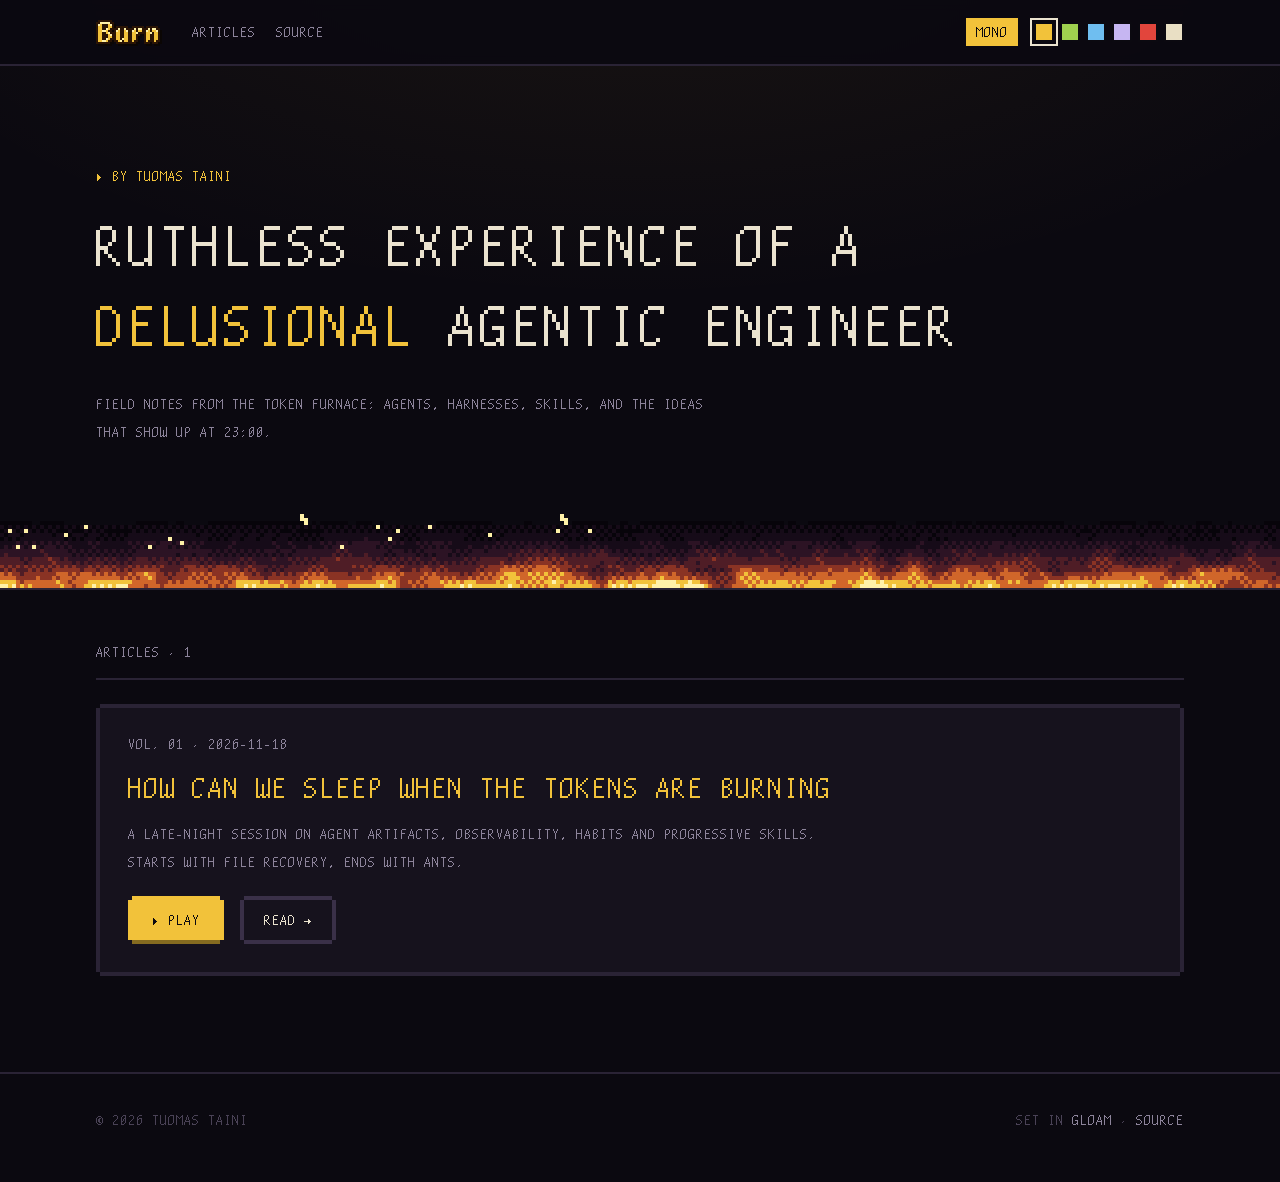
<file: docs/index.html>
<!doctype html>
<html lang="en" data-pal="ember" data-type="mono">
<head>
<meta charset="utf-8">
<meta name="viewport" content="width=device-width,initial-scale=1">
<title>Ruthless experience of a delusional agentic engineer</title>
<meta name="description" content="Field notes on agents, harnesses and skills by Tuomas Taini.">
<meta name="author" content="Tuomas Taini">
<link rel="preload" href="fonts/Gloam-Regular.woff2" as="font" type="font/woff2" crossorigin>
<link rel="preload" href="fonts/GloamBoneMono-Regular.woff2" as="font" type="font/woff2" crossorigin>
<link rel="stylesheet" href="assets/burn.css">
</head>
<body>
<header class="bar"><div class="wrap in">
  <a class="mark lan" href="index.html">Burn</a>
  <nav class="mono"><a href="index.html#articles">Articles</a><a href="https://github.com/taituo/burn">Source</a></nav>
  <div class="tools">
    <button id="type" class="chip mono" aria-pressed="false" title="Toggle uppercase Bone Mono for body text">Mono</button>
    <div class="pals"><button data-p="ember" style="background:#f2c23a" aria-label="ember palette" aria-pressed="false"></button><button data-p="moss" style="background:#9fd14f" aria-label="moss palette" aria-pressed="false"></button><button data-p="frost" style="background:#6fbef0" aria-label="frost palette" aria-pressed="false"></button><button data-p="ghost" style="background:#c6b6f2" aria-label="ghost palette" aria-pressed="false"></button><button data-p="blood" style="background:#e2453c" aria-label="blood palette" aria-pressed="false"></button><button data-p="bone" style="background:#e9dfc4" aria-label="bone palette" aria-pressed="false"></button></div>
  </div>
</div></header>
<main>
<section class="wrap hero">
  <div class="kicker mono">By Tuomas Taini</div>
  <h1 class="mono">Ruthless experience of a <b>delusional</b> agentic engineer</h1>
  <p class="sub">Field notes from the token furnace: agents, harnesses, skills, and the ideas that show up at 23:00.</p>
</section>
<canvas id="fire" class="fire" aria-hidden="true"></canvas>
<section class="wrap" id="articles">
  <div class="list">
    <div class="sect mono">Articles &middot; 1</div>
    <div class="px card">
  <div class="meta mono">Vol. 01 &middot; 2026-11-18</div>
  <h3 class="mono"><a href="posts/how-can-we-sleep-when-the-tokens-are-burning.html">How can we sleep when the tokens are burning</a></h3>
  <p>A late-night session on agent artifacts, observability, habits and progressive skills. Starts with file recovery, ends with ants.</p>
  <div class="acts"><a class="btn mono" href="play/tokens-burning.html">&#x25B6; Play</a><a class="btn ghost mono" href="posts/how-can-we-sleep-when-the-tokens-are-burning.html">Read &rarr;</a></div>
</div>
  </div>
</section>
</main>
<footer><div class="wrap in mono">
  <span>&copy; 2026 Tuomas Taini</span>
  <span>Set in <a href="https://taituo.github.io/gloam/">Gloam</a> &middot; <a href="https://github.com/taituo/burn">Source</a></span>
</div></footer>
<script src="assets/burn.js"></script>
<script src="play/assets/dither.js"></script>
<script src="assets/fire.js"></script>
</body>
</html>
</file>
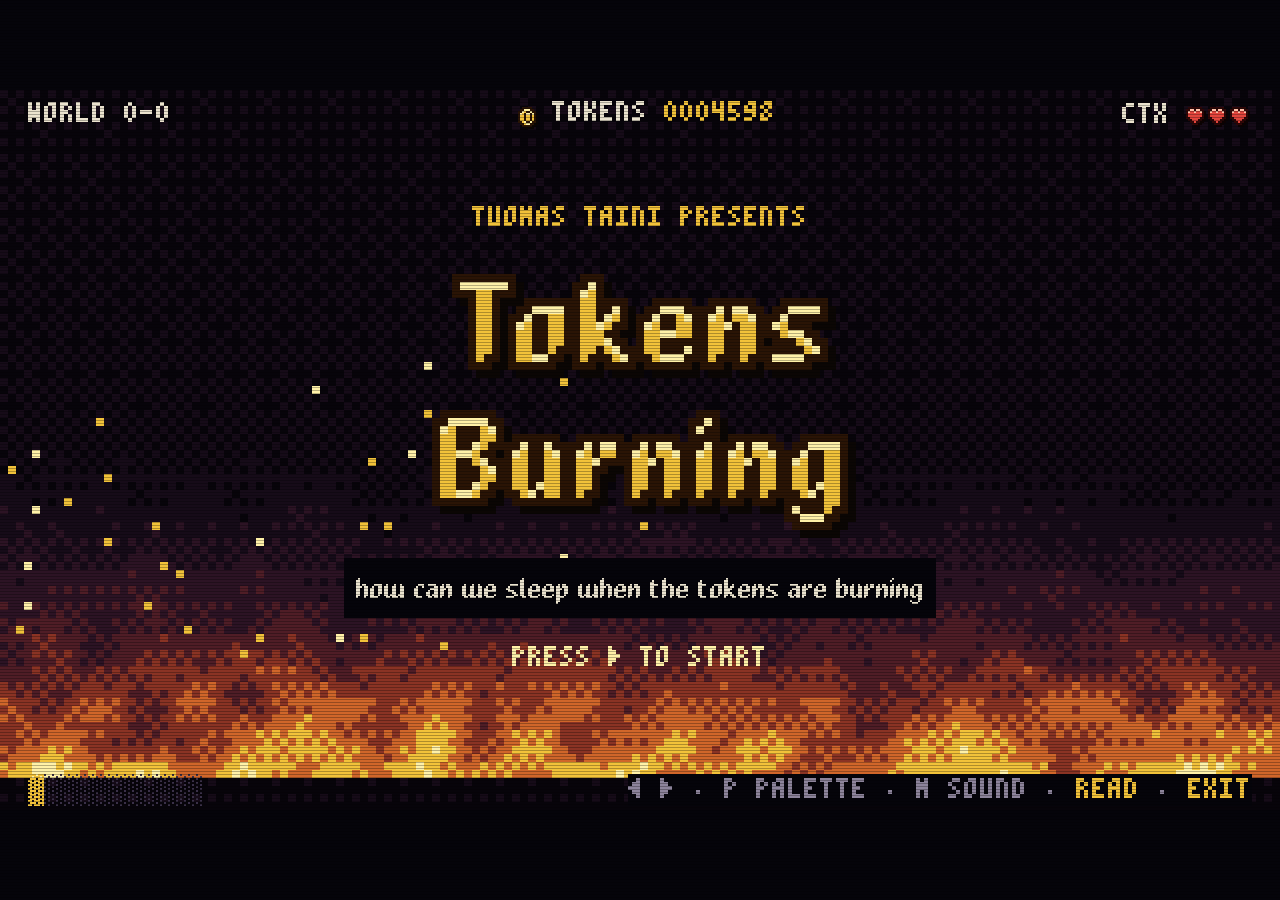
<file: docs/play/tokens-burning.html>
<!DOCTYPE html>
<html lang="en" data-pal="ember">
<head>
<meta charset="utf-8">
<meta name="viewport" content="width=device-width, initial-scale=1">
<title>Tokens Burning: the game · Burn</title>
<meta name="description" content="How can we sleep when the tokens are burning, played as a game. By Tuomas Taini.">
<meta name="author" content="Tuomas Taini">
<link rel="icon" href="data:,">
<link rel="stylesheet" href="assets/gloam.css">
<style>
html,body{height:100%;overflow:hidden;background:#05040a}
#stage{position:fixed;left:0;top:0;--u:2px;overflow:hidden}
#bg{position:absolute;inset:0;width:100%;height:100%}
.sl{position:absolute;inset:0;display:none}
.sl.on{display:block}
.b{position:absolute;left:calc(var(--x)*var(--u));top:calc(var(--y)*var(--u));width:calc(var(--w)*var(--u))}
.p8{font-family:"Gloam Pico";font-size:calc(8*var(--u));line-height:calc(8*var(--u))}
.p16{font-family:"Gloam Pico";font-size:calc(16*var(--u));line-height:calc(16*var(--u))}
.p32{font-family:"Gloam Pico";font-size:calc(32*var(--u));line-height:calc(32*var(--u))}
.m16{font-family:"Gloam Bone Mono";font-size:calc(16*var(--u));line-height:calc(16*var(--u))}
.g16{font-size:calc(16*var(--u));line-height:calc(24*var(--u))}
.g32{font-size:calc(32*var(--u));line-height:calc(40*var(--u))}
.g48{font-size:calc(48*var(--u));line-height:calc(56*var(--u))}
.g64{font-size:calc(64*var(--u));line-height:calc(72*var(--u))}
.g96{font-size:calc(96*var(--u));line-height:calc(96*var(--u))}
.bone{font-family:"Gloam Bone"}.bmono{font-family:"Gloam Bone Mono"}
.ctr{text-align:center}
.ink{color:#ebe3cf}.dim{color:#8d849b}.faint{color:#4a4256}.acc{color:var(--acc)}.hi{color:var(--hi)}.red{color:#e2453c}.grn{color:#9fd14f}
.frag{visibility:hidden}.frag.in{visibility:visible;animation:pop .24s steps(3)}
@keyframes pop{0%{transform:translateY(calc(6*var(--u)))}100%{transform:none}}
.panel{box-shadow:0 0 0 var(--u) var(--acc),0 0 0 calc(2*var(--u)) #05040a;padding:calc(10*var(--u)) calc(12*var(--u))}
.panel.dimb{box-shadow:0 0 0 var(--u) #3a3048,0 0 0 calc(2*var(--u)) #05040a}
.tag{background:#05040a;padding:calc(3*var(--u)) calc(6*var(--u));display:inline-block}
/* HUD */
#hud{position:absolute;left:0;right:0;top:0;height:calc(24*var(--u));display:flex;align-items:center;justify-content:space-between;padding:0 calc(14*var(--u));z-index:5}
#hud .hearts{font-size:calc(16*var(--u));line-height:calc(16*var(--u));letter-spacing:calc(2*var(--u))}
#hud .coin{font-size:calc(16*var(--u));line-height:calc(16*var(--u));vertical-align:calc(-2*var(--u))}
#foot{position:absolute;left:0;right:0;bottom:0;height:calc(20*var(--u));display:flex;align-items:center;justify-content:space-between;padding:0 calc(14*var(--u));z-index:6}
#prog{font-family:"Gloam Bone Mono";font-size:calc(16*var(--u));line-height:calc(16*var(--u));color:var(--acc)}
#prog span{color:#3a3048}
#foot a{color:var(--acc);text-decoration:none;position:relative;z-index:7}
/* parts */
.enemy{display:flex;gap:calc(10*var(--u));align-items:baseline;margin-bottom:calc(10*var(--u))}
.enemy .ic{font-family:"Gloam Lantern";color:#e2453c;flex:none}
.loot{display:grid;grid-template-columns:calc(18*var(--u)) 1fr auto;align-items:baseline;margin-bottom:calc(8*var(--u))}
.cards{display:grid;grid-template-columns:repeat(4,calc(84*var(--u)));gap:calc(8*var(--u))}
.card{height:calc(64*var(--u));padding:calc(8*var(--u));box-shadow:0 0 0 var(--u) #3a3048;cursor:pointer;text-align:center}
.card.sel{box-shadow:0 0 0 var(--u) var(--acc),0 0 0 calc(2*var(--u)) #05040a}
.card .s{font-size:calc(32*var(--u));line-height:calc(32*var(--u))}
.stat{display:grid;grid-template-columns:calc(64*var(--u)) 1fr;align-items:center;margin-bottom:calc(6*var(--u))}
.stat i{display:block;height:calc(8*var(--u))}
.hp{height:calc(10*var(--u));box-shadow:0 0 0 var(--u) #ebe3cf;position:relative}
.hp i{position:absolute;inset:0 auto 0 0;width:100%;transition:width .4s steps(8)}
.boss .sprite{transition:filter .3s steps(3)}
.bubble{position:relative;padding:calc(12*var(--u)) calc(14*var(--u));background:#ebe3cf;color:#1a1420}
.bubble::after{content:"";position:absolute;left:calc(-8*var(--u));top:calc(18*var(--u));border:calc(4*var(--u)) solid transparent;border-right-color:#ebe3cf;border-top-color:#ebe3cf}
.var{display:grid;grid-template-columns:calc(34*var(--u)) 1fr auto;align-items:baseline;margin-bottom:calc(8*var(--u))}
.meter{height:calc(10*var(--u));position:relative;box-shadow:0 0 0 var(--u) #3a3048}
.meter i{position:absolute;inset:0 auto 0 0;width:0;transition:width .6s steps(12)}
.agent .row{display:grid;grid-template-columns:calc(78*var(--u)) 1fr calc(28*var(--u));align-items:center;margin-top:calc(6*var(--u));gap:calc(6*var(--u))}
.agent .bar{height:calc(8*var(--u));width:0;transition:width .7s steps(14)}
#tap{position:fixed;inset:0;z-index:4}
</style>
</head>
<body class="crt">
<div id="stage">
  <canvas id="bg"></canvas>
  <div id="hud">
    <span class="p16 ink" id="world">WORLD 1-1</span>
    <span class="p16 ink"><span class="lan coin">&#xE002;</span> TOKENS <span class="acc" id="tok">0000000</span></span>
    <span><span class="p16 ink">CTX </span><span class="hearts lan p-blood" data-pal="blood"><span class="lan" id="hearts">♥♥♥</span></span></span>
  </div>

  <!-- 1 TITLE -->
  <section class="sl" data-bg="fire" data-w="WORLD 0-0">
    <div class="b ctr p16 acc" style="--x:0;--y:56;--w:640">TUOMAS TAINI PRESENTS</div>
    <div class="b ctr lan g64" style="--x:0;--y:80;--w:640">Tokens</div>
    <div class="b ctr lan g64" style="--x:0;--y:148;--w:640">Burning</div>
    <div class="b ctr" style="--x:0;--y:234;--w:640"><span class="g16 ink tag">how can we sleep when the tokens are burning</span></div>
    <div class="b ctr p16 hi blink" style="--x:0;--y:276;--w:640">PRESS &#x25B6; TO START</div>
  </section>

  <!-- 2 PROBLEM -->
  <section class="sl" data-bg="night" data-w="WORLD 1-1">
    <div class="b p16 acc" style="--x:56;--y:52;--w:520">STAGE: THE PROBLEM</div>
    <div class="b g32 ink" style="--x:56;--y:70;--w:540">Your agent has amnesia.</div>
    <div class="b" style="--x:56;--y:122;--w:540">
      <div class="enemy frag"><span class="ic g32">☠</span><div><div class="g16 ink">Forgets</div><div class="bone g16 dim">Every session starts from zero.</div></div></div>
      <div class="enemy frag"><span class="ic g32">☠</span><div><div class="g16 ink">Repeats</div><div class="bone g16 dim">The same mistake, a hundred times.</div></div></div>
      <div class="enemy frag"><span class="ic g32">☠</span><div><div class="g16 ink">Believes itself</div><div class="bone g16 dim">"I saved the file." It didn't.</div></div></div>
    </div>
  </section>

  <!-- 3 RULE -->
  <section class="sl" data-bg="cave" data-w="WORLD 1-2">
    <div class="b p16 acc" style="--x:56;--y:52;--w:520">STAGE: THE RULE</div>
    <div class="b ctr lan g96" style="--x:40;--y:110;--w:140">&#xE005;</div>
    <div class="b" style="--x:210;--y:84;--w:390">
      <div class="lan g48">Don't remember.</div>
      <div class="lan g48">Look.</div>
      <div class="bone g16 ink frag" style="margin-top:calc(16*var(--u))">The agent's reasoning is not the record of what happened. The environment is.</div>
      <div class="p16 acc frag" style="margin-top:calc(14*var(--u))">3 RECORDS: INFERENCE &middot; EXECUTION &middot; ARTIFACTS</div>
      <div class="bone g16 dim frag" style="margin-top:calc(8*var(--u))">None of them replaces the others.</div>
    </div>
  </section>

  <!-- 4 LOOT -->
  <section class="sl" data-bg="void" data-w="WORLD 2-1">
    <div class="b p16 acc" style="--x:40;--y:44;--w:560">STAGE: LOOT YOU DIDN'T KNOW YOU DROPPED</div>
    <div class="b panel dimb" style="--x:40;--y:74;--w:220">
      <div class="p8 dim">THE TOOL SAID</div>
      <div class="g32 ink" style="margin-top:calc(10*var(--u))">"success"</div>
      <div class="bone g16 dim" style="margin-top:calc(8*var(--u))">That's all the agent saw.</div>
    </div>
    <div class="b panel" style="--x:290;--y:74;--w:310">
      <div class="p8 acc" style="margin-bottom:calc(10*var(--u))">THE DISK SAYS</div>
      <div class="loot"><span class="lan g16">&#x2726;</span><span class="bmono g16 ink">report.pdf</span><span class="p8 dim">EXPECTED</span></div>
      <div class="loot frag"><span class="lan g16">&#x2726;</span><span class="bmono g16 ink">analysis.csv</span><span class="p8 hi">NEW ITEM</span></div>
      <div class="loot frag"><span class="lan g16">&#x2726;</span><span class="bmono g16 ink">metadata.json</span><span class="p8 hi">NEW ITEM</span></div>
      <div class="loot frag"><span class="lan g16">&#x2726;</span><span class="bmono g16 ink">cache/model.pkl</span><span class="p8 hi">NEW ITEM</span></div>
    </div>
    <div class="b frag" style="--x:40;--y:258;--w:560"><span class="g16 ink tag">An observability layer outside the model records the consequences.</span></div>
    <div class="b frag" style="--x:40;--y:290;--w:560"><span class="p16 acc tag">THE TRANSCRIPT EXPLAINS. OBSERVABILITY REMEMBERS.</span></div>
  </section>

  <!-- 5 SWARM -->
  <section class="sl" data-bg="swarm" data-w="WORLD 2-2">
    <div class="b p16 acc" style="--x:40;--y:40;--w:560"><span class="tag">STAGE: THE SWARM</span></div>
    <div class="b p16 dim" style="--x:40;--y:66;--w:240"><span class="tag">NO TRACES</span></div>
    <div class="b p16 dim" style="--x:340;--y:66;--w:240"><span class="tag">TRACES</span></div>
    <div class="b lan g32" style="--x:224;--y:76;--w:40">★</div>
    <div class="b lan g32" style="--x:576;--y:62;--w:40">★</div>
    <div class="b frag" style="--x:40;--y:286;--w:260"><span class="g16 ink tag">100 idiots.</span></div>
    <div class="b frag" style="--x:470;--y:286;--w:140"><span class="g16 hi tag">A colony.</span></div>
    <div class="b frag ctr" style="--x:40;--y:316;--w:560"><span class="p16 acc tag">STIGMERGY: THE MEMORY LIVES IN THE ENVIRONMENT</span></div>
  </section>

  <!-- 6 LAYERS -->
  <section class="sl" data-bg="void" data-w="WORLD 3-1">
    <div class="b p16 acc" style="--x:40;--y:44;--w:560">CHOOSE YOUR LAYER</div>
    <div class="b bone g16 dim" style="--x:40;--y:62;--w:560">Same skill name, different parts, different rules for change.</div>
    <div class="b cards" style="--x:40;--y:100;--w:360" id="cards"></div>
    <div class="b panel dimb" style="--x:418;--y:100;--w:182" id="lstats"></div>
  </section>

  <!-- 7 OVERLOAD -->
  <section class="sl" data-bg="night" data-w="WORLD 3-2">
    <div class="b p16 acc" style="--x:40;--y:44;--w:560">STAGE: PROGRESSIVE OVERLOAD</div>
    <div class="b ctr lan g64" style="--x:40;--y:78;--w:60">&#xE004;</div>
    <div class="b" style="--x:118;--y:74;--w:320"><div class="bubble"><div class="g16">"The fix was good. Not reliable enough."</div></div></div>
    <div class="b" style="--x:470;--y:80;--w:130"><div class="p8 dim">PRESSURE</div><div class="meter" style="margin-top:calc(6*var(--u))"><i id="press"></i></div></div>
    <div class="b panel dimb" style="--x:40;--y:152;--w:400" id="vars">
      <div class="var frag"><span class="p16 dim">v1</span><span class="bone g16 ink">wraps it in 12 retries</span><span class="p16 red">&#x2717; JUNK</span></div>
      <div class="var frag"><span class="p16 dim">v2</span><span class="bone g16 ink">loosens the asserts</span><span class="p16 red">&#x2717; CAUGHT</span></div>
      <div class="var frag"><span class="p16 dim">v3</span><span class="bone g16 ink">reads timeout from config</span><span class="p16 grn">&#x2713; KEPT</span></div>
    </div>
    <div class="b ctr lan g48 frag" style="--x:450;--y:170;--w:160">Lv. 2</div>
    <div class="b frag" style="--x:40;--y:300;--w:560"><span class="bone g16 ink tag">Pressure makes variants. A filter the agent can't touch keeps the good one.</span></div>
  </section>

  <!-- 8 BOSS -->
  <section class="sl boss" data-bg="blood" data-w="WORLD 4-1">
    <div class="b p16 red" style="--x:56;--y:46;--w:520">!! BOSS FIGHT !!</div>
    <div class="b" style="--x:56;--y:66;--w:270"><div class="g32 ink">Goodhart</div><div class="hp" style="margin-top:calc(8*var(--u))"><i id="bosshp" style="background:#e2453c"></i></div><div class="p8 dim" style="margin-top:calc(6*var(--u))" id="bosslbl">HP 100 / 100</div></div>
    <div class="b ctr sprite" style="--x:350;--y:60;--w:240"><div class="g96 ink" id="bossA" style="filter:blur(3px);transform:scale(1.07)">10/10</div><div class="p8 dim" style="margin-top:calc(8*var(--u))">TESTS: PASSING (SOMEHOW)</div></div>
    <div class="b" style="--x:56;--y:146;--w:280">
      <div class="frag atk"><span class="p16 acc">&#x2694; ATTACK 1</span><div class="bone g16 ink">Hidden tests the agent never sees.</div></div>
      <div class="frag atk" style="margin-top:calc(8*var(--u))"><span class="p16 acc">&#x2694; ATTACK 2</span><div class="bone g16 ink">Metrics the agent can't touch.</div></div>
      <div class="frag atk" style="margin-top:calc(8*var(--u))"><span class="p16 acc">&#x2694; ATTACK 3</span><div class="bone g16 ink">A human clicks merge.</div></div>
    </div>
    <div class="b ctr lan g48 frag" style="--x:350;--y:224;--w:240" id="clear">Clear!</div>
  </section>

  <!-- 9 PRUNE -->
  <section class="sl" data-bg="void" data-w="WORLD 4-2">
    <div class="b p16 acc" style="--x:40;--y:44;--w:560">STAGE: HEAVY VS NAIVE</div>
    <div class="b panel dimb agent" style="--x:40;--y:70;--w:270">
      <div class="g16 ink">Heavy agent</div><div class="p8 dim" style="margin-top:calc(4*var(--u))">ALL THE STEERING EVER WRITTEN</div>
      <div class="row"><span class="p8 dim">STEERING</span><i class="bar" data-p=".99"></i><span class="p8 ink">99</span></div>
      <div class="row"><span class="p8 dim">JUNK</span><i class="bar" data-p=".87"></i><span class="p8 ink">87</span></div>
      <div class="row"><span class="p8 dim">CONTEXT</span><i class="bar" data-p=".95"></i><span class="p8 ink">95</span></div>
    </div>
    <div class="b panel agent" style="--x:330;--y:70;--w:270">
      <div class="g16 ink">Naive agent</div><div class="p8 dim" style="margin-top:calc(4*var(--u))">ARRIVES WITH NOTHING</div>
      <div class="row"><span class="p8 dim">STEERING</span><i class="bar" data-p=".03"></i><span class="p8 ink">3</span></div>
      <div class="row"><span class="p8 dim">JUNK</span><i class="bar" data-p="0"></i><span class="p8 ink">0</span></div>
      <div class="row"><span class="p8 dim">CONTEXT</span><i class="bar" data-p=".12"></i><span class="p8 ink">12</span></div>
    </div>
    <div class="b frag" style="--x:40;--y:206;--w:560"><span class="g16 ink tag">What it trips over stays. What it never needed goes.</span></div>
    <div class="b panel frag" style="--x:40;--y:250;--w:560;display:flex;gap:calc(14*var(--u));align-items:center">
      <span class="lan g32">&#xE003;</span>
      <div><div class="p16 acc">PROTECTED SET &middot; NEVER PRUNED</div><div class="bone g16 dim" style="margin-top:calc(4*var(--u))">Prod config, main branch, security rules. Only humans change these.</div></div>
    </div>
  </section>

  <!-- 10 PROOF -->
  <section class="sl" data-bg="chart" data-w="WORLD 5-1">
    <div class="b p16 acc" style="--x:40;--y:40;--w:560">STAGE: PROOF</div>
    <div class="b g32 ink" style="--x:40;--y:58;--w:560">Can't shout 10/10. Need proof.</div>
    <div class="b p8 dim" style="--x:64;--y:116;--w:300">REPEATED MISTAKES</div>
    <div class="b p8 dim" style="--x:300;--y:318;--w:90">SESSIONS &#x2192;</div>
    <div class="b p8 dim" style="--x:300;--y:146;--w:120">STATIC: FLAT</div>
    <div class="b p8 hi" style="--x:84;--y:292;--w:120">HABITS: FALLING</div>
    <div class="b panel dimb" style="--x:420;--y:126;--w:180">
      <div class="p8 acc" style="margin-bottom:calc(10*var(--u))">LEVELS</div>
      <div class="frag"><div class="p16 ink">LV1</div><div class="bone g16 dim">Same bug, new names.</div></div>
      <div class="frag" style="margin-top:calc(8*var(--u))"><div class="p16 ink">LV2</div><div class="bone g16 dim">Same fault, new component.</div></div>
      <div class="frag" style="margin-top:calc(8*var(--u))"><div class="p16 ink">LV3</div><div class="bone g16 dim">New tasks. No regressions.</div></div>
    </div>
  </section>

  <!-- 11 END -->
  <section class="sl" data-bg="fire" data-w="WORLD 5-2">
    <div class="b ctr lan g64" style="--x:0;--y:56;--w:640">Thanks for burning</div>
    <div class="b ctr" style="--x:0;--y:142;--w:640"><span class="g16 ink tag">Idea &amp; words &middot; Tuomas Taini</span></div>
    <div class="b ctr" style="--x:0;--y:172;--w:640"><span class="p16 acc tag">VOL. 2: WHEN THERE'S DATA</span></div>
    <div class="b ctr" style="--x:0;--y:212;--w:640"><span class="p32 hi tag" id="cont">CONTINUE? 9</span></div>
    <div class="b ctr" style="--x:0;--y:262;--w:640"><span class="p16 ink tag" id="cont2">&#x25C0; TO PLAY AGAIN</span></div>
  </section>

  <div id="foot"><span id="prog"></span><span class="p16 dim"><span class="tag" style="padding:0">&#x25C0; &#x25B6; &middot; P PALETTE &middot; M SOUND &middot; <a href="../posts/how-can-we-sleep-when-the-tokens-are-burning.html">READ</a> &middot; <a href="../index.html">EXIT</a></span></span></div>
</div>
<div id="tap"></div>

<script src="assets/dither.js"></script>
<script>
(() => {
const D = window.Dither, $ = s => document.querySelector(s), $$ = s => [...document.querySelectorAll(s)];
const W = 640, H = 360, stage = $('#stage'), bg = $('#bg'), bx = bg.getContext('2d');
const slides = $$('.sl'), PALS = ['ember', 'moss', 'frost', 'ghost', 'blood', 'bone'];
let S = 2, cur = 0, frag = 0, pal = 'ember', slideT = performance.now();
D.Sound.on = true;
const css = v => getComputedStyle(document.documentElement).getPropertyValue(v).trim();

/* ---------- layout ---------- */
function fit() {
  S = Math.floor(Math.min(innerWidth / W, innerHeight / H)); if (S < 1) S = Math.min(innerWidth / W, innerHeight / H);
  const w = Math.round(W * S), h = Math.round(H * S);
  Object.assign(stage.style, {width: w + 'px', height: h + 'px', left: Math.floor((innerWidth - w) / 2) + 'px', top: Math.floor((innerHeight - h) / 2) + 'px'});
  stage.style.setProperty('--u', S + 'px');
  paintPanels(); paintBars();
}
addEventListener('resize', fit);
function paintPanels() { $$('.panel').forEach(p => D.bg(p, .7, '#05040a', null, S)); }

/* ---------- backgrounds (160 x 90, dithered) ---------- */
const BW = 160, BH = 90, bb = new D.Buffer(BW, BH);
const h32 = (x, y) => { let h = x * 374761393 + y * 668265263; h = (h ^ (h >> 13)) * 1274126177; return ((h ^ (h >> 16)) >>> 0) / 4294967295; };
function vn(x, y) { const xi = Math.floor(x), yi = Math.floor(y), xf = x - xi, yf = y - yi, s = t => t * t * (3 - 2 * t); const a = h32(xi, yi), b = h32(xi + 1, yi), c = h32(xi, yi + 1), d = h32(xi + 1, yi + 1); return a + (b - a) * s(xf) + (c - a) * s(yf) + (a - b - c + d) * s(xf) * s(yf); }
const put = (x, y, c) => { x = Math.round(x); y = Math.round(y); if (x >= 0 && x < BW && y >= 0 && y < BH) bb.px[y * BW + x] = c; };

function drawBg(kind, t, age) {
  const P = D.PALETTES[kind === 'blood' ? 'blood' : pal].map(D.u32), px = bb.px;
  for (let y = 0; y < BH; y++) for (let x = 0; x < BW; x++) {
    let v;
    if (kind === 'fire') {
      const base = Math.max(0, (y - 26) / 62);
      const n = vn(x / 6, y / 5 + t * 2.4) * .7 + vn(x / 2.5, y / 2.5 + t * 4.5) * .3;
      v = .04 + y / BH * .06 + Math.max(0, base * base * 1.35 * (.45 + n * .9) - .1);
      if (y > 85) v = .03;
    } else if (kind === 'night') {
      v = .06 + y / BH * .26;
      if (h32(x, y) > .985 && Math.sin(t * 2 + h32(y, x) * 40) > 0) v = .9;
      const hz = 76 + Math.sin(x * .07 + 2) * 4;
      if (y > hz) v = .02 + Math.max(0, 1 - Math.hypot(x - 80, y - 90) / 30) * .25 * (1 + Math.sin(t * 9) * .1);
    } else if (kind === 'cave') {
      const n = vn(x / 7, y / 7) * .6 + vn(x / 3, y / 3) * .4;
      v = .05 + n * .16 + Math.max(0, 1 - Math.hypot(x - 27, y - 50) / 46) * .34 * (1 + Math.sin(t * 8) * .04);
    } else if (kind === 'blood') {
      v = .08 + Math.abs(Math.sin((x + y) * .12 + t * 1.5)) * .12 + y / BH * .18;
    } else if (kind === 'swarm') {
      v = .05 + y / BH * .07 + (x === 80 && y % 4 < 2 && y > 22) * .2;
    } else {
      v = .07 + ((Math.floor(x / 8) + Math.floor(y / 8)) % 2) * .05 + Math.max(0, 1 - Math.hypot(x - 120, y - 30) / 70) * .15;
      if (kind === 'chart') v = .05 + y / BH * .05;
    }
    px[y * BW + x] = P[D.q(v, 8, x, y)];
  }
  if (kind === 'fire') {
    for (let i = 0; i < 42; i++) {
      const sp = .35 + h32(i, 2) * .65, yy = BH - ((t * 16 * sp + h32(i, 3) * BH) % BH);
      if (yy > 72) continue;
      put(h32(i, 1) * BW + Math.sin(t * 2 + i) * 2, yy, P[(h32(i, 5) + t) % 1 > .5 ? 7 : 6]);
    }
  }
  if (kind === 'swarm') drawSwarm(t, age, P);
  if (kind === 'chart') drawChart(age, P);
  bb.blit(bx, BW, BH);
}

/* swarm: left half wanders with no traces, right half follows a trail it keeps laying */
function trail(s) { return [96 + s * 50 + Math.sin(s * 6.5) * 7, 76 - s * 56]; }
function drawSwarm(t, age, P) {
  const lay = Math.min(1, age / 5000), ant = P[7];
  for (let i = 0; i <= 240; i++) {
    const s = i / 240, [x, y] = trail(s);
    for (let w = -1; w <= 1; w++) if (D.t8(Math.round(x) + w, Math.round(y)) < lay * (w ? .55 : 1) && s < lay * 1.15) put(x + w, y, P[w ? 3 : 5]);
  }
  for (let i = 0; i < 46; i++) {
    let s = (h32(i, 4) + t * .09 * (.6 + h32(i, 9) * .5)) % 1; if (i % 2) s = 1 - s;
    s = Math.min(s, lay * 1.1);
    const [x, y] = trail(s), j = (vn(i * 3.3, t * 3) - .5) * 4;
    put(x + j, y + (vn(i * 5.1, t * 3) - .5) * 3, ant);
  }
  for (let i = 0; i < 46; i++) {
    const x = 6 + vn(i * 7.3, t * .9) * 72, y = 30 + vn(i * 3.7 + 50, t * .9) * 54;
    put(Math.min(78, x), y, ant);
  }
  put(20, 80, P[6]); put(21, 80, P[6]); put(96, 76, P[6]); put(97, 76, P[6]);
}

/* chart: static skills stay flat, habits fall */
function drawChart(age, P) {
  const x0 = 16, x1 = 98, y0 = 34, y1 = 78, len = Math.min(1, age / 2200), ax = P[4];
  for (let x = x0; x <= x1; x++) put(x, y1, ax);
  for (let y = y0; y <= y1; y++) put(x0, y, ax);
  for (let x = x0 + 1; x <= x0 + (x1 - x0) * len; x++) {
    const k = (x - x0) / (x1 - x0);
    const ys = 42 + (vn(x / 3, 1) - .5) * 4;
    if (x % 3) put(x, ys, P[5]);
    const yh = 42 + 30 * (1 - Math.exp(-k * 3.2)) + (vn(x / 3, 7) - .5) * 3;
    put(x, yh, P[7]); put(x, yh + 1, P[6]);
  }
}

/* ---------- layers (character select) ---------- */
const L = [
  ['Name', '&#xE000;', [0, 1, 0], 'NEVER &middot; NOBODY'],
  ['Contract', '&#xE003;', [1, 3, 1], 'RARELY &middot; A HUMAN'],
  ['Hints', '&#xE001;', [5, 1, 5], 'FREELY &middot; THE HARNESS'],
  ['Scripts', '&#xE004;', [2, 5, 2], 'VERSIONED &middot; TESTS + YES']];
let li = 0, lt = 0;
function renderLayers() {
  $('#cards').innerHTML = L.map(([n, ic], i) => `<div class="card ${i === li ? 'sel' : ''}" data-i="${i}"><div class="s lan">${ic}</div><div class="p8 ${i === li ? 'acc' : 'faint'}" style="margin-top:calc(10*var(--u))">${n.toUpperCase()}</div></div>`).join('');
  $$('#cards .card').forEach(el => el.onclick = e => { e.stopPropagation(); li = +el.dataset.i; lt = performance.now() + 4000; D.Sound.move(); renderLayers(); });
  const [n, ic, s, who] = L[li], acc = css('--acc');
  $('#lstats').innerHTML = `<div class="lan g48 ctr">${ic}</div><div class="g16 ink ctr" style="margin:calc(4*var(--u)) 0 calc(10*var(--u))">${n}</div>` +
    [['CHANGES', s[0]], ['RISK', s[1]], ['AUTO', s[2]]].map(([k, v]) => `<div class="stat"><span class="p8 dim">${k}</span><i data-v="${v}"></i></div>`).join('') +
    `<div class="p8 acc ctr" style="margin-top:calc(8*var(--u))">${who}</div>`;
  $$('#lstats i').forEach(i => D.bg(i, .08 + i.dataset.v / 5 * .9, acc, '#1a1622', S));
  paintPanels();
}

/* ---------- bars ---------- */
function paintBars() {
  const acc = css('--acc');
  $$('.agent .bar').forEach(b => D.bg(b, .25 + b.dataset.p * .75, acc, '#1a1622', S));
  const pr = $('#press'); if (pr) D.bg(pr, .85, '#e2453c', '#1a1622', S);
}
function growBars(s) { s.querySelectorAll('.agent .bar').forEach(b => { b.style.width = '0'; requestAnimationFrame(() => requestAnimationFrame(() => { b.style.width = Math.max(2, b.dataset.p * 100) + '%'; })); }); }

/* ---------- boss ---------- */
let boom = 0;
function bossHit(n) {
  const hp = Math.max(0, 100 - n * 34); $('#bosshp').style.width = hp + '%'; $('#bosslbl').textContent = `HP ${hp} / 100`;
  const a = $('#bossA'); a.style.filter = hp > 0 ? `blur(${hp / 34}px)` : 'none'; a.style.transform = hp > 34 ? 'scale(1.07)' : 'none';
  if (n) D.Sound.hurt();
  if (hp === 0) { D.Sound.coin(); boom = performance.now(); }
}

/* ---------- tokens ---------- */
let tokens = 0, lastT = performance.now();
function burnRate() { const s = slides[cur]; return s.classList.contains('boss') ? 9000 : s.dataset.bg === 'fire' ? 4200 : 1400 + cur * 300; }

/* ---------- navigation ---------- */
const PATTERNS = ['iris', 'blinds', 'diamond', 'sweep', 'rain', 'bayer'];
let busy = false, over = false;
function go(i) {
  if (i < 0 || i >= slides.length || busy || i === cur) return;
  busy = true; D.Sound.ok();
  D.transition({pattern: PATTERNS[i % PATTERNS.length], color: '#05040a', cell: Math.max(2, Math.round(S * 2)), ms: 280, mid: () => { cur = i; frag = 0; show(); }}).then(() => busy = false);
}
function show() {
  slides.forEach((s, k) => s.classList.toggle('on', k === cur));
  const s = slides[cur]; slideT = performance.now();
  s.querySelectorAll('.frag').forEach(f => f.classList.remove('in'));
  $('#world').textContent = s.dataset.w;
  $('#prog').innerHTML = '▓'.repeat(cur + 1) + `<span>${'░'.repeat(slides.length - cur - 1)}</span>`;
  const lost = Math.min(3, Math.floor(cur / 4));
  $('#hearts').textContent = '♥'.repeat(3 - lost) + '♡'.repeat(lost);
  if (s.classList.contains('boss')) bossHit(0);
  if (s.querySelector('#cards')) { li = 0; lt = performance.now() + 1400; renderLayers(); }
  if (s.querySelector('.agent')) growBars(s);
  const pr = s.querySelector('#press'); if (pr) { pr.style.width = '0'; requestAnimationFrame(() => requestAnimationFrame(() => { pr.style.width = '100%'; })); }
  if (s.querySelector('#cont')) { over = false; $('#cont').style.color = ''; }
  paintPanels(); paintBars();
}
function next() {
  const fr = [...slides[cur].querySelectorAll('.frag')];
  if (frag < fr.length) { fr[frag].classList.add('in'); frag++; D.Sound.coin(); tokens += 2500; if (slides[cur].classList.contains('boss')) bossHit(Math.min(3, frag)); return; }
  if (cur === slides.length - 1) return;
  go(cur + 1);
}
function prev() { if (cur === slides.length - 1 && over) { tokens = 0; go(0); return; } go(cur - 1); }
addEventListener('keydown', e => {
  D.Sound.ensure();
  if (['ArrowRight', ' ', 'PageDown', 'Enter'].includes(e.key)) { e.preventDefault(); next(); }
  else if (['ArrowLeft', 'PageUp', 'Backspace'].includes(e.key)) { e.preventDefault(); prev(); }
  else if (e.key === 'Home') go(0); else if (e.key === 'End') go(slides.length - 1);
  else if (e.key === 'p' || e.key === 'P') { pal = PALS[(PALS.indexOf(pal) + 1) % PALS.length]; document.documentElement.dataset.pal = pal; paintBars(); if (slides[cur].querySelector('#cards')) renderLayers(); D.Sound.move(); }
  else if (e.key === 'm' || e.key === 'M') { D.Sound.on = !D.Sound.on; }
  else if (e.key === 'f' || e.key === 'F') { try { document.fullscreenElement ? document.exitFullscreen() : document.documentElement.requestFullscreen().catch(() => {}); } catch (err) {} }
});
$('#tap').addEventListener('click', e => { D.Sound.ensure(); (e.clientX < innerWidth / 3 ? prev : next)(); });
let tx0 = null; addEventListener('touchstart', e => { tx0 = e.touches[0].clientX; }, {passive: true});
addEventListener('touchend', e => { if (tx0 == null) return; const dx = e.changedTouches[0].clientX - tx0; if (Math.abs(dx) > 40) (dx < 0 ? next : prev)(); tx0 = null; });

/* ---------- loop ---------- */
let last = 0;
function loop(now) {
  const t = now / 1000;
  tokens += (now - lastT) / 1000 * burnRate(); lastT = now;
  if (now - last > 50) {
    last = now;
    const s = slides[cur], age = now - slideT;
    drawBg(s.dataset.bg, t, age);
    $('#tok').textContent = String(Math.floor(tokens) % 1e7).padStart(7, '0');
    if (s.querySelector('#cards') && now > lt) { lt = now + 1600; li = (li + 1) % L.length; renderLayers(); }
    if (s.querySelector('#cont')) { const k = 9 - Math.floor(age / 1000); if (k >= 0) $('#cont').textContent = 'CONTINUE? ' + k; else if (!over) { over = true; $('#cont').textContent = 'GAME OVER'; $('#cont').style.color = '#e2453c'; D.Sound.hurt(); } }
    if (boom && now - boom < 1400 && s.classList.contains('boss')) {
      const k = (now - boom) / 1400, px = bb.px, C = D.u32(css('--hi'));
      for (let i = 0; i < 120; i++) { const a = h32(i, 3) * 6.283, r = k * (20 + h32(i, 7) * 40); const x = Math.round(117 + Math.cos(a) * r), y = Math.round(36 + Math.sin(a) * r * .8 + k * k * 20); if (x >= 0 && x < BW && y >= 0 && y < BH && D.t8(x, y) > k) px[y * BW + x] = C; }
      bb.blit(bx, BW, BH);
    }
  }
  requestAnimationFrame(loop);
}
bg.width = BW; bg.height = BH;
document.fonts.ready.then(() => { fit(); show(); requestAnimationFrame(loop); });
})();
</script>
</body>
</html>
</file>
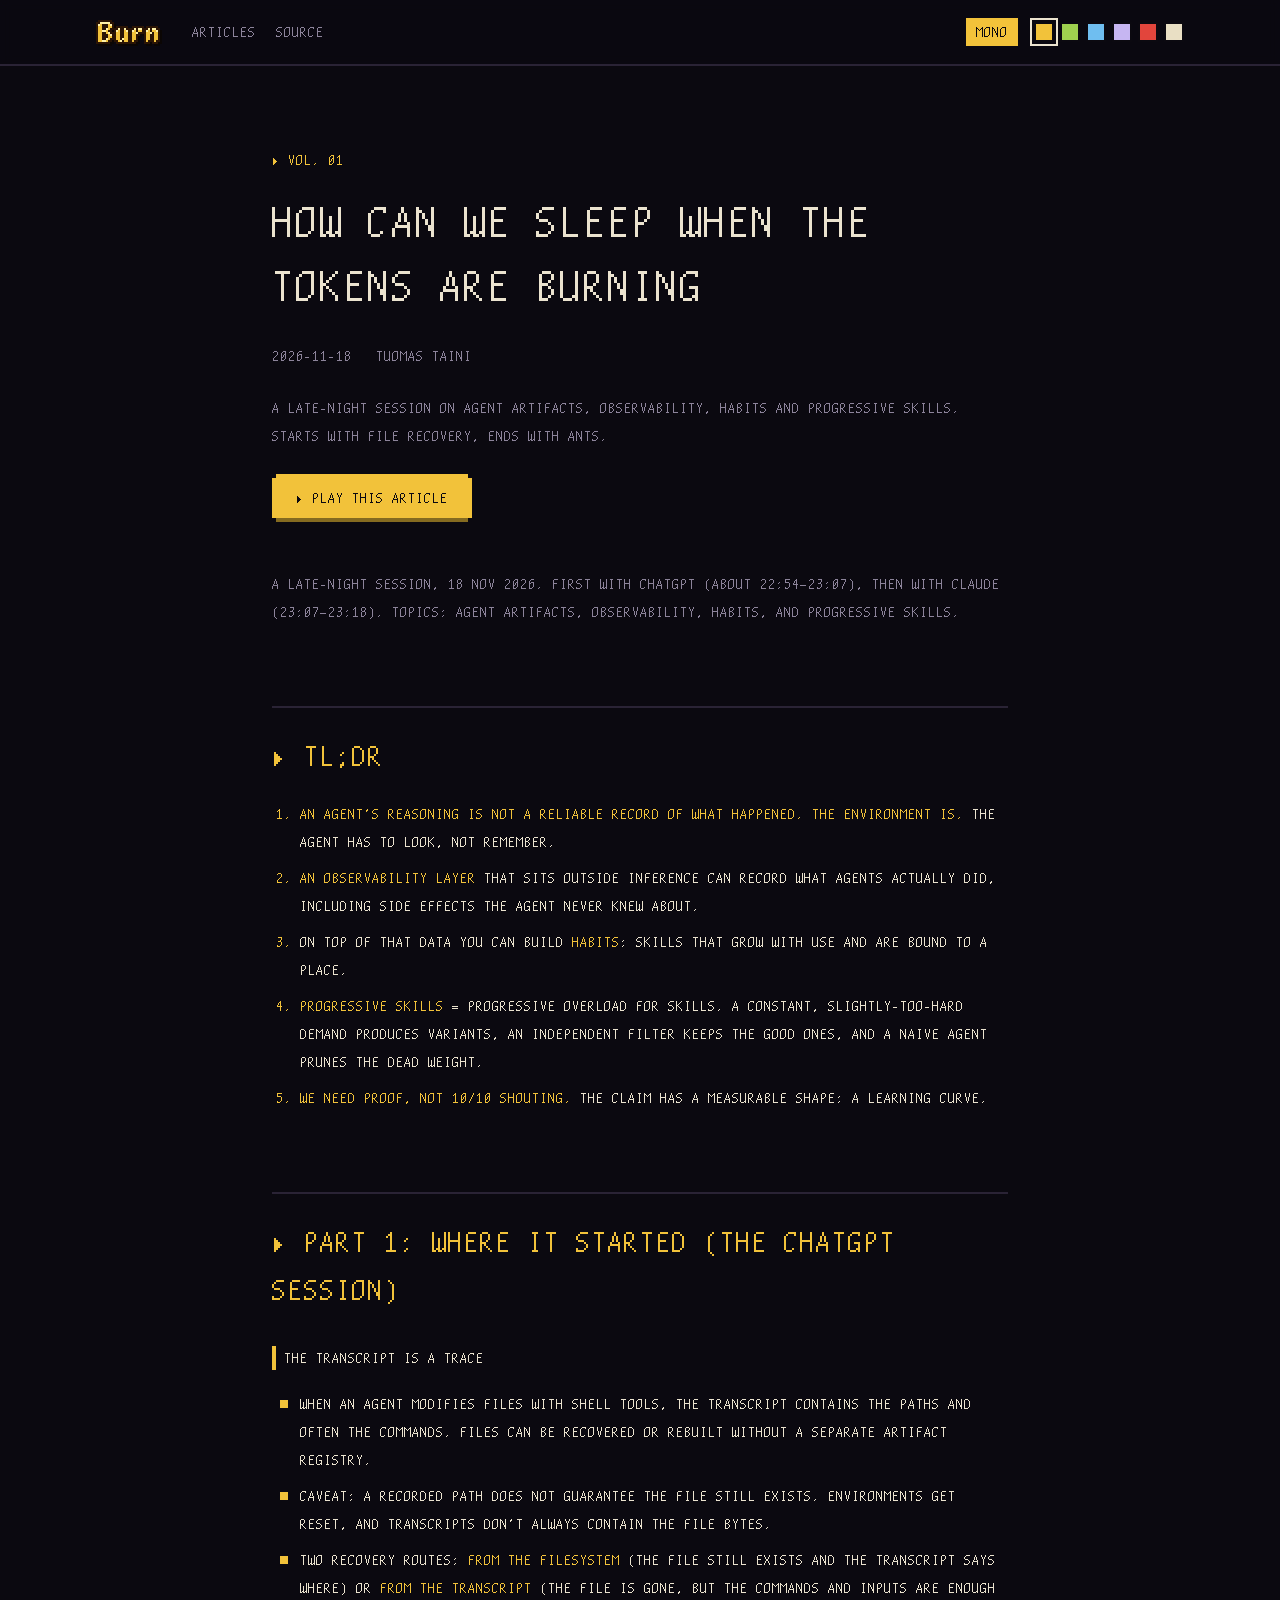
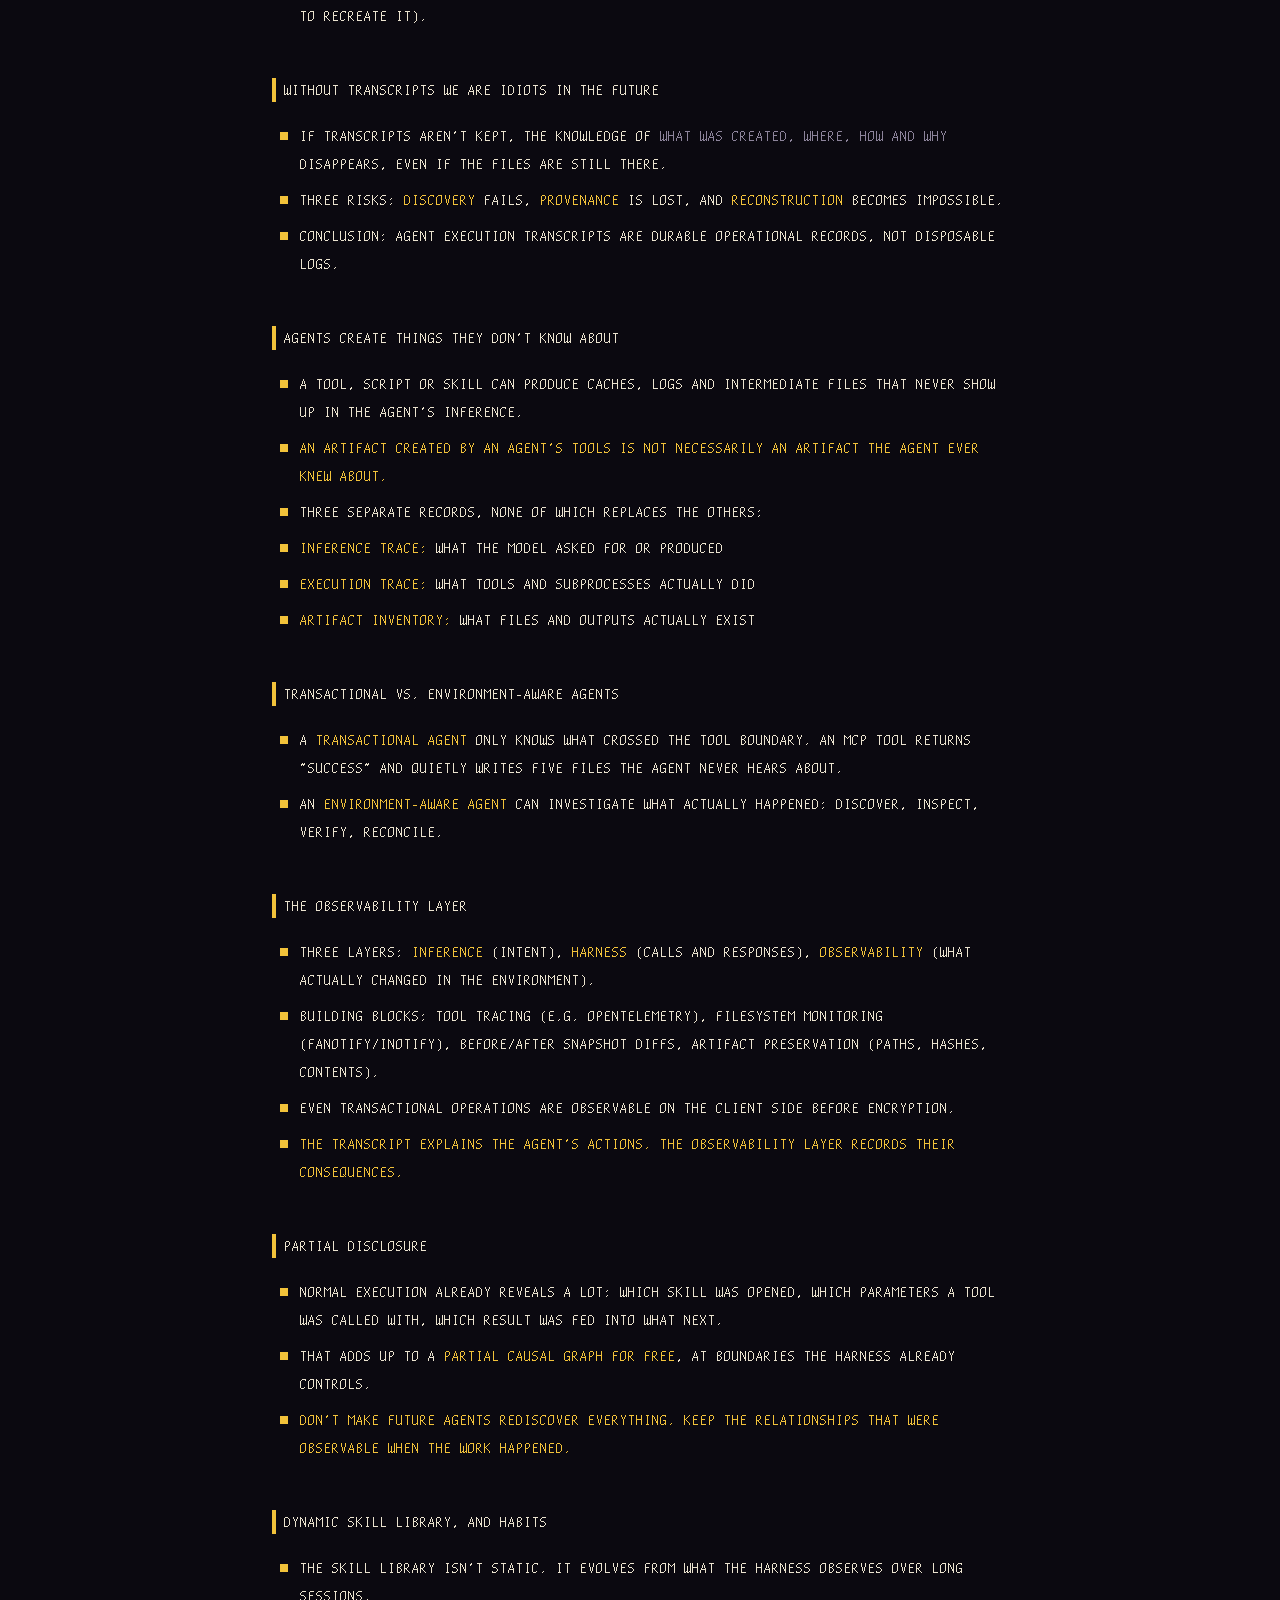
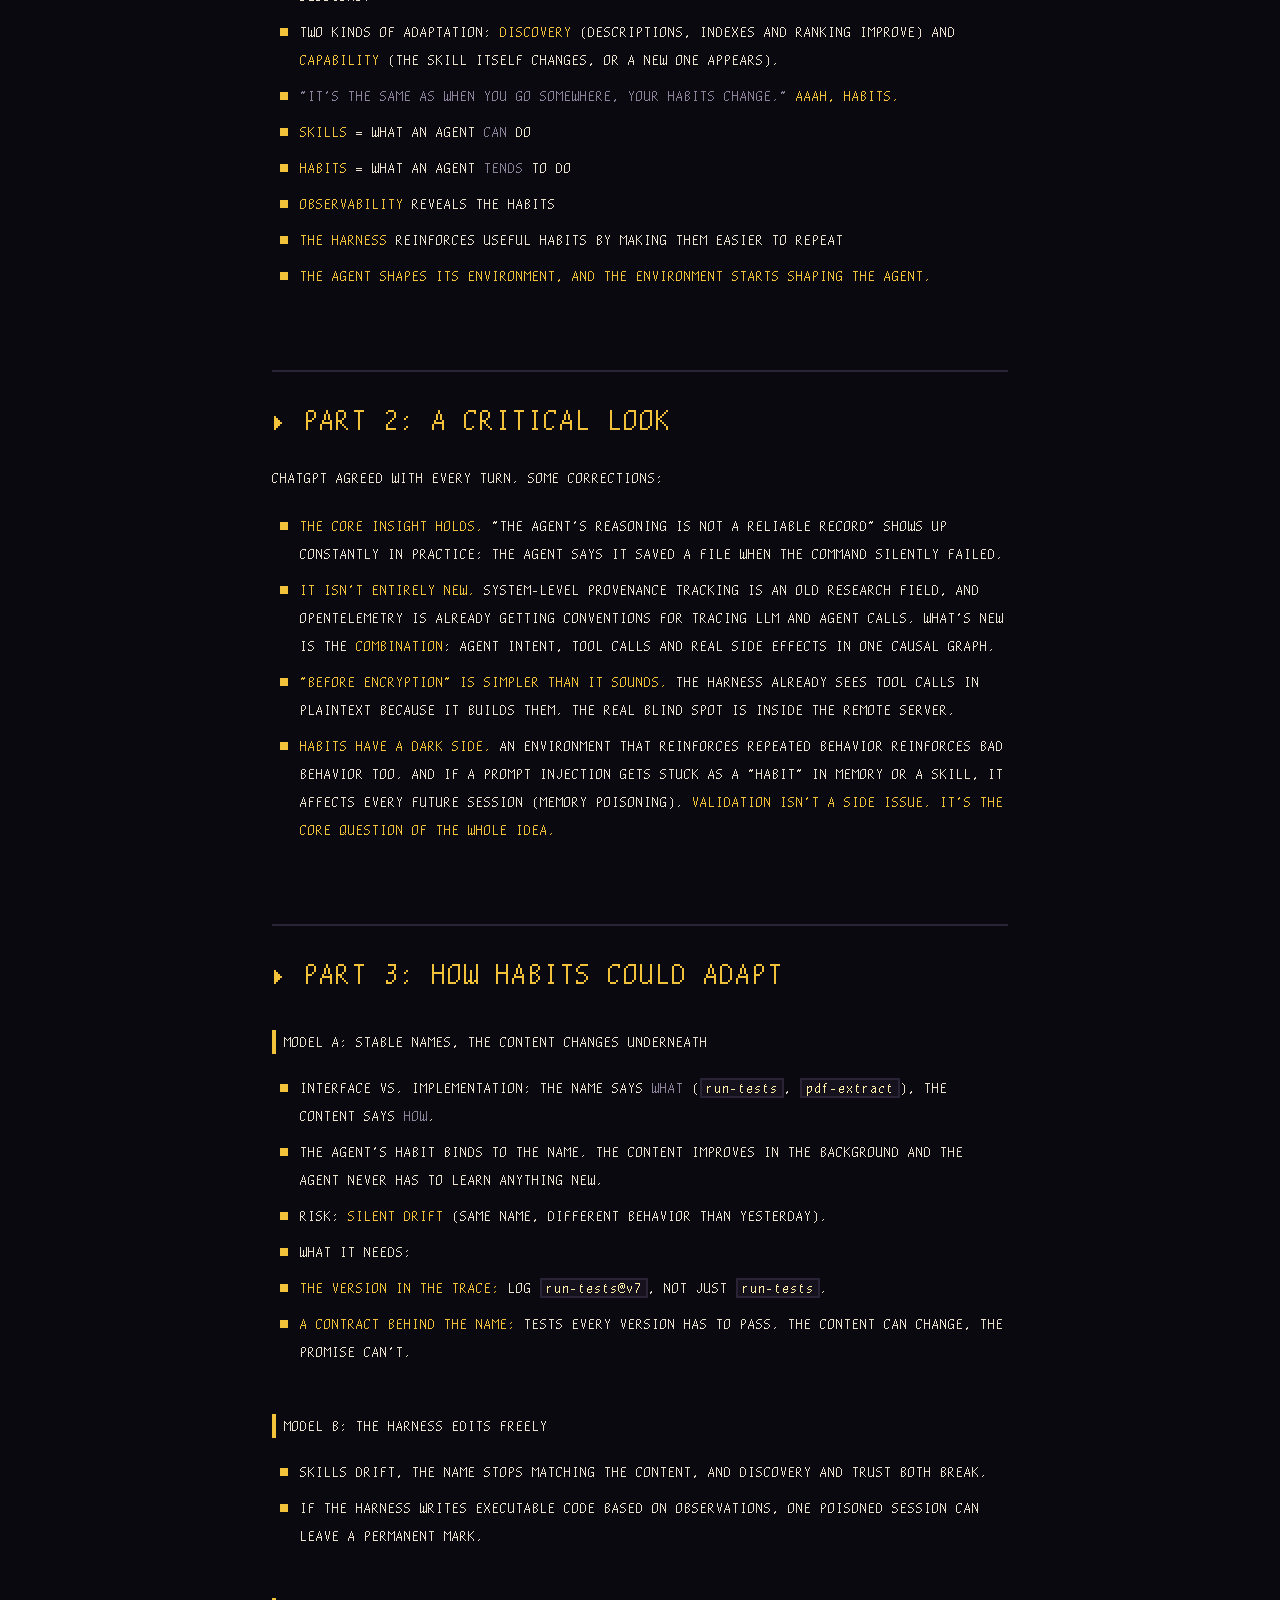
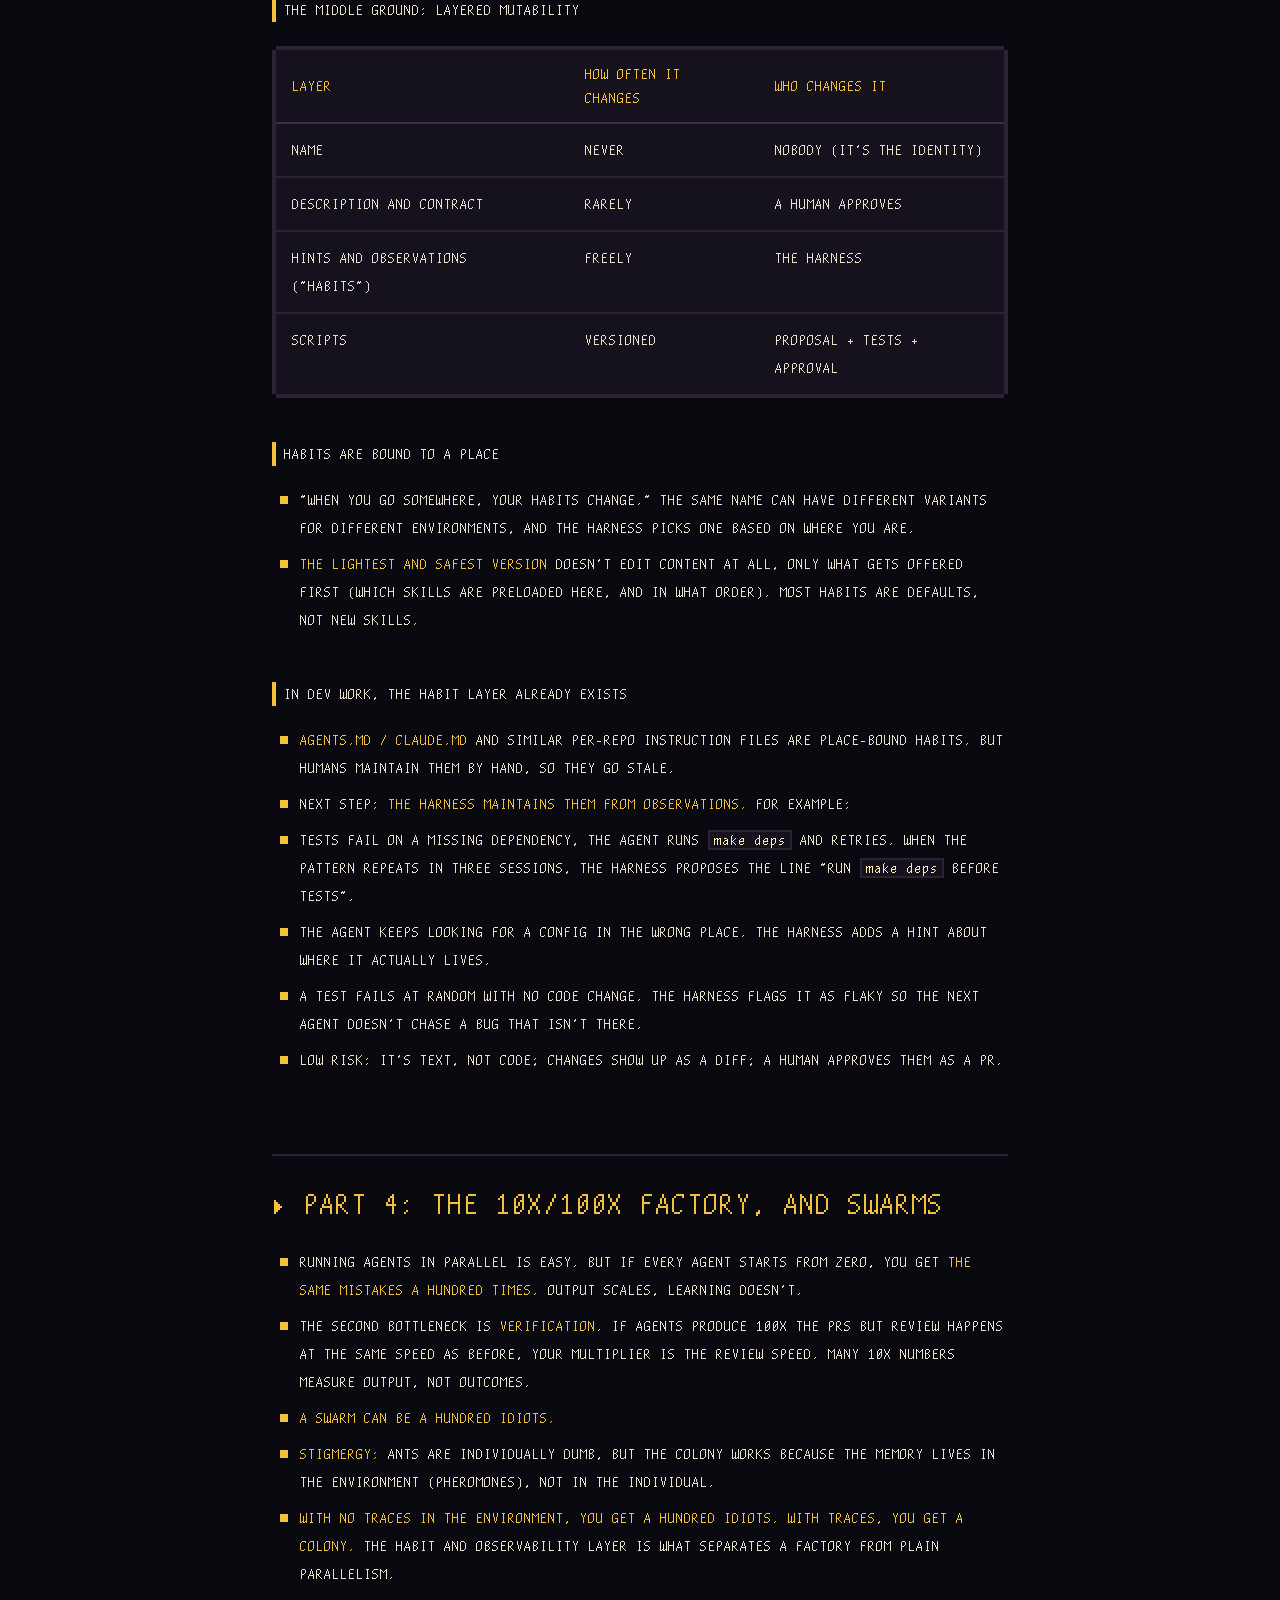
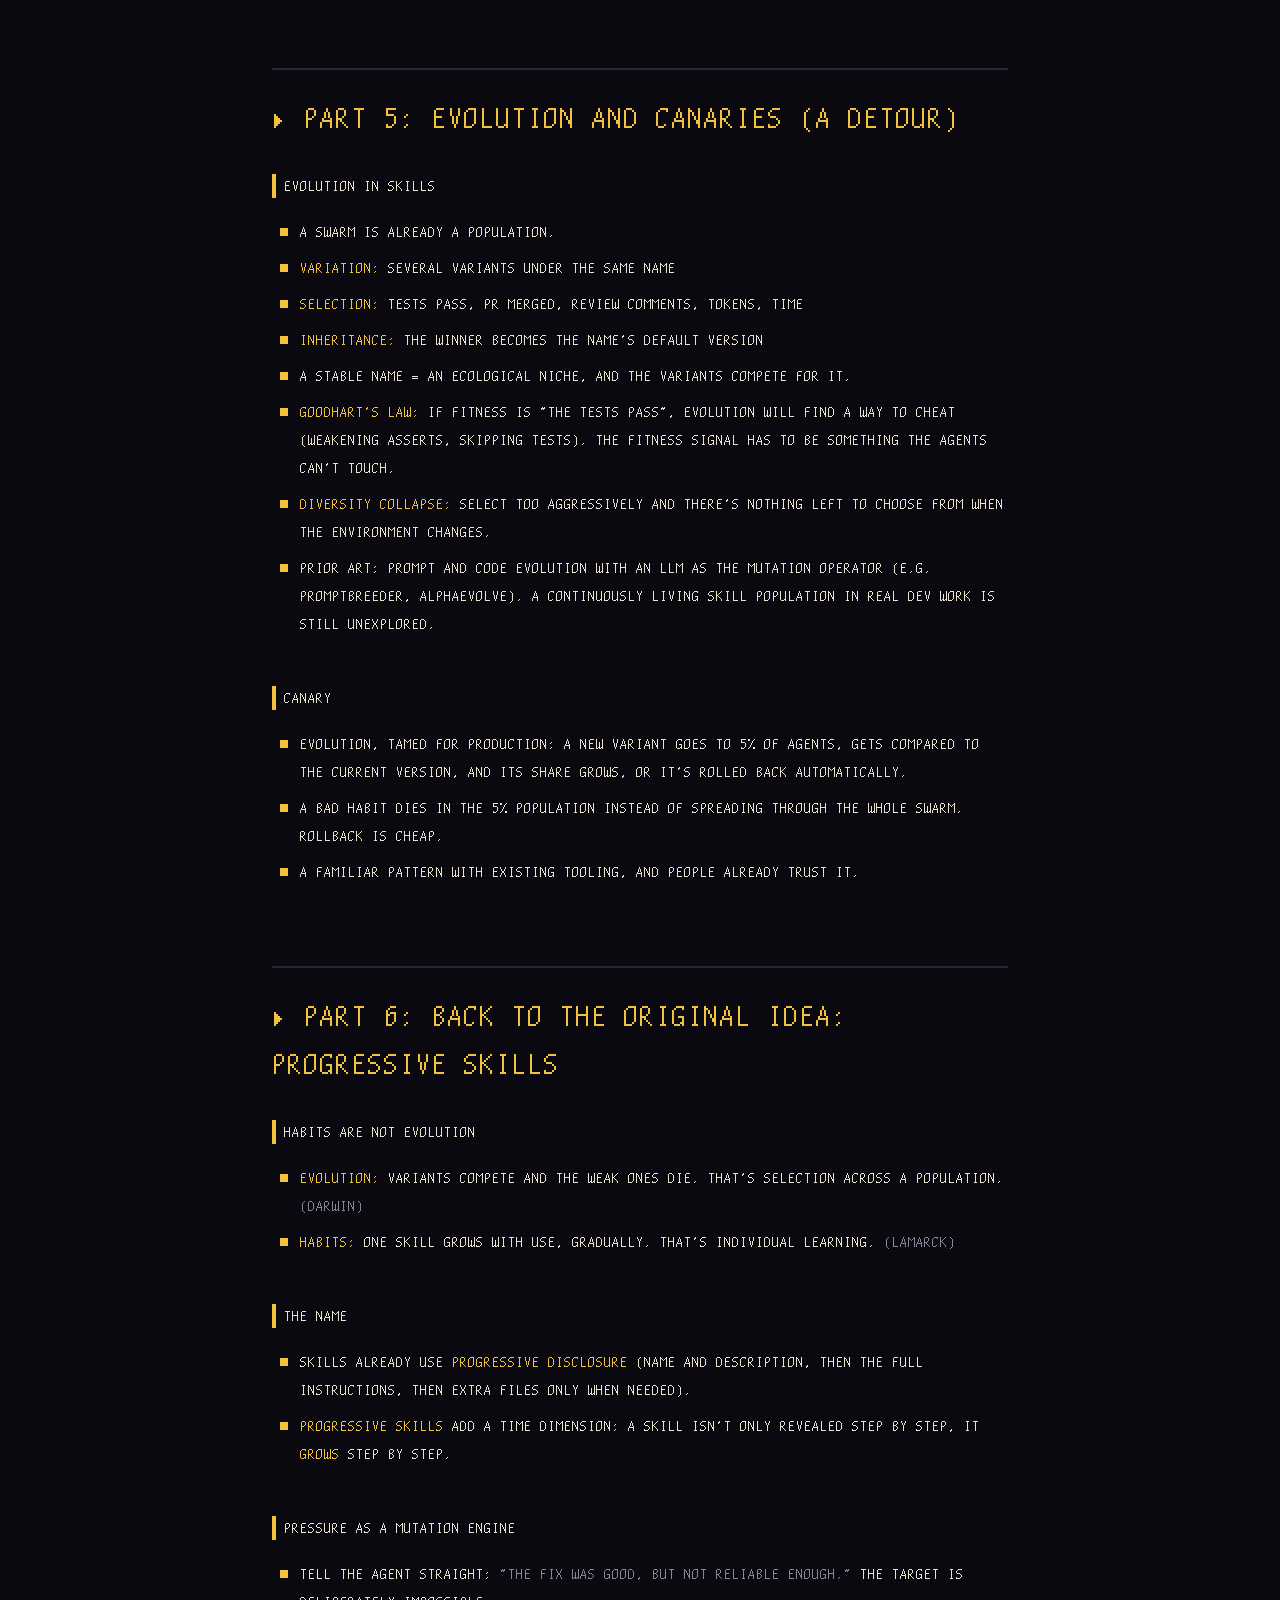
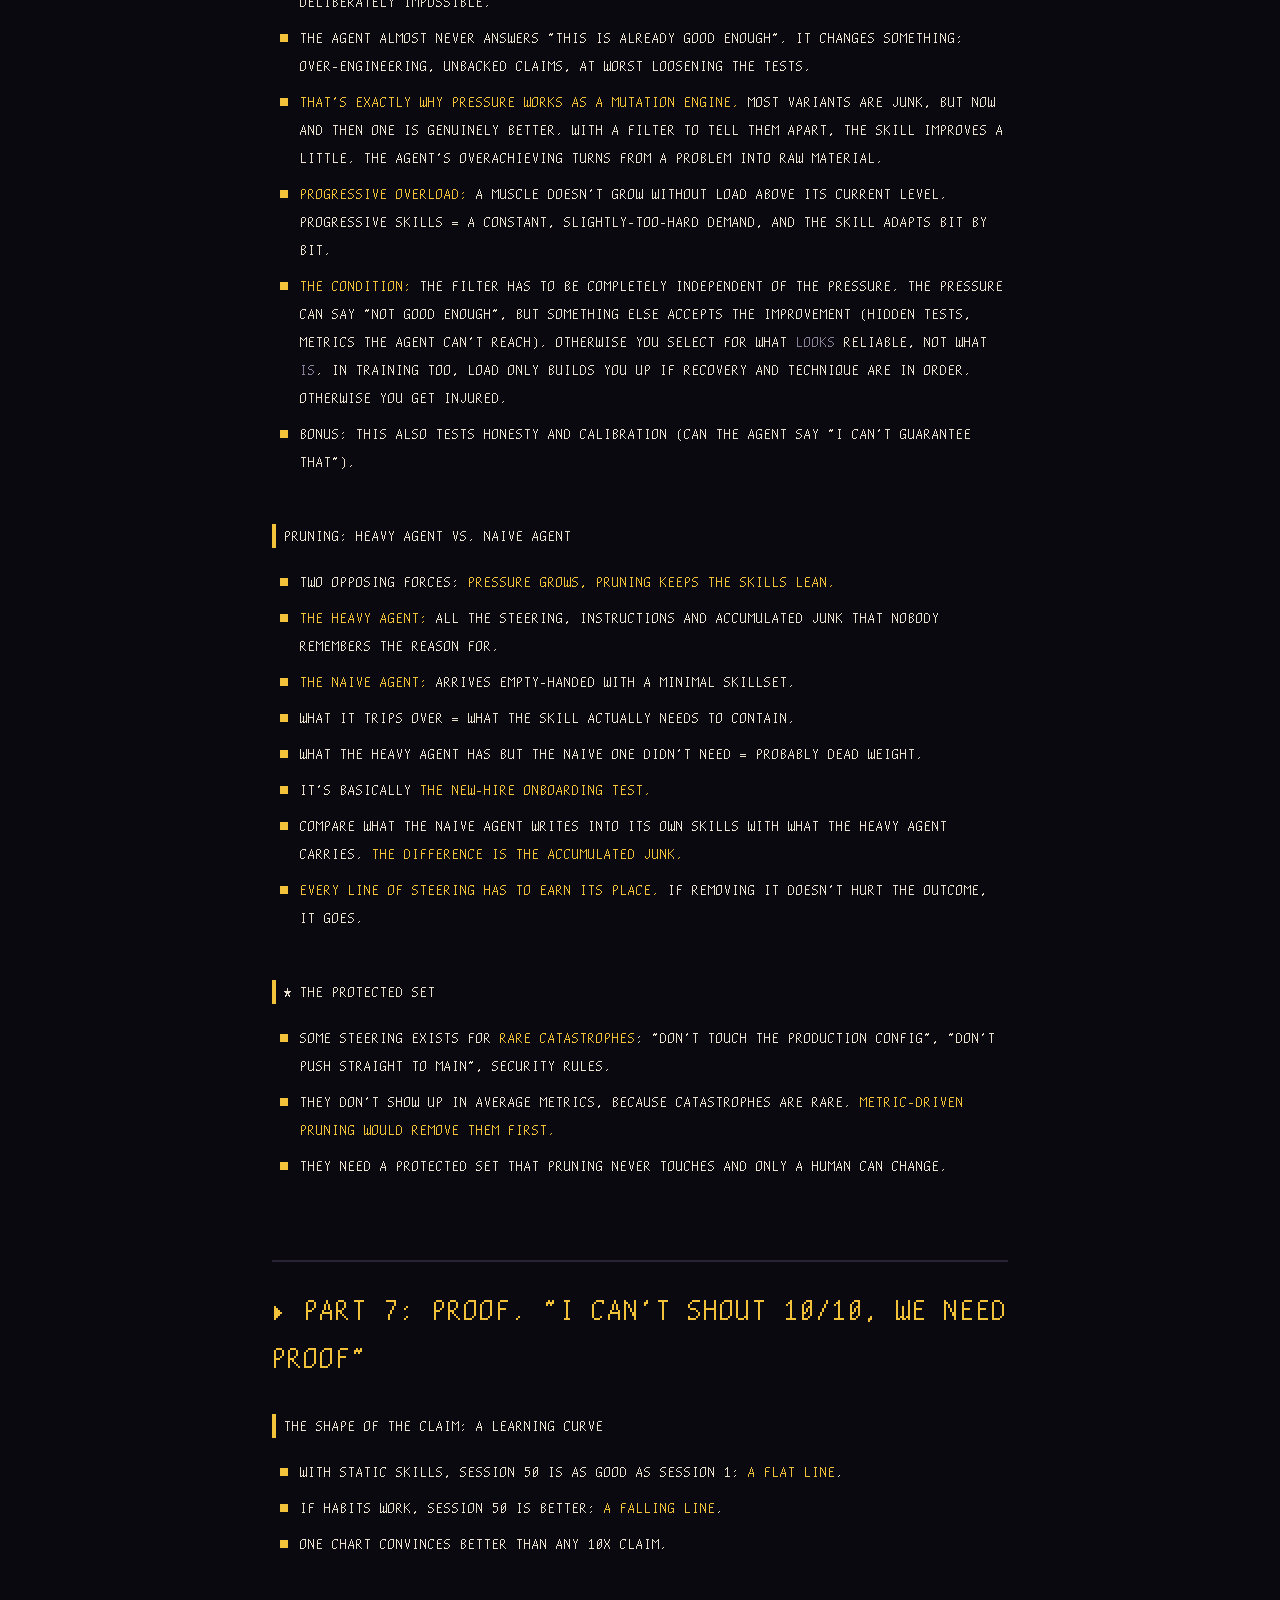
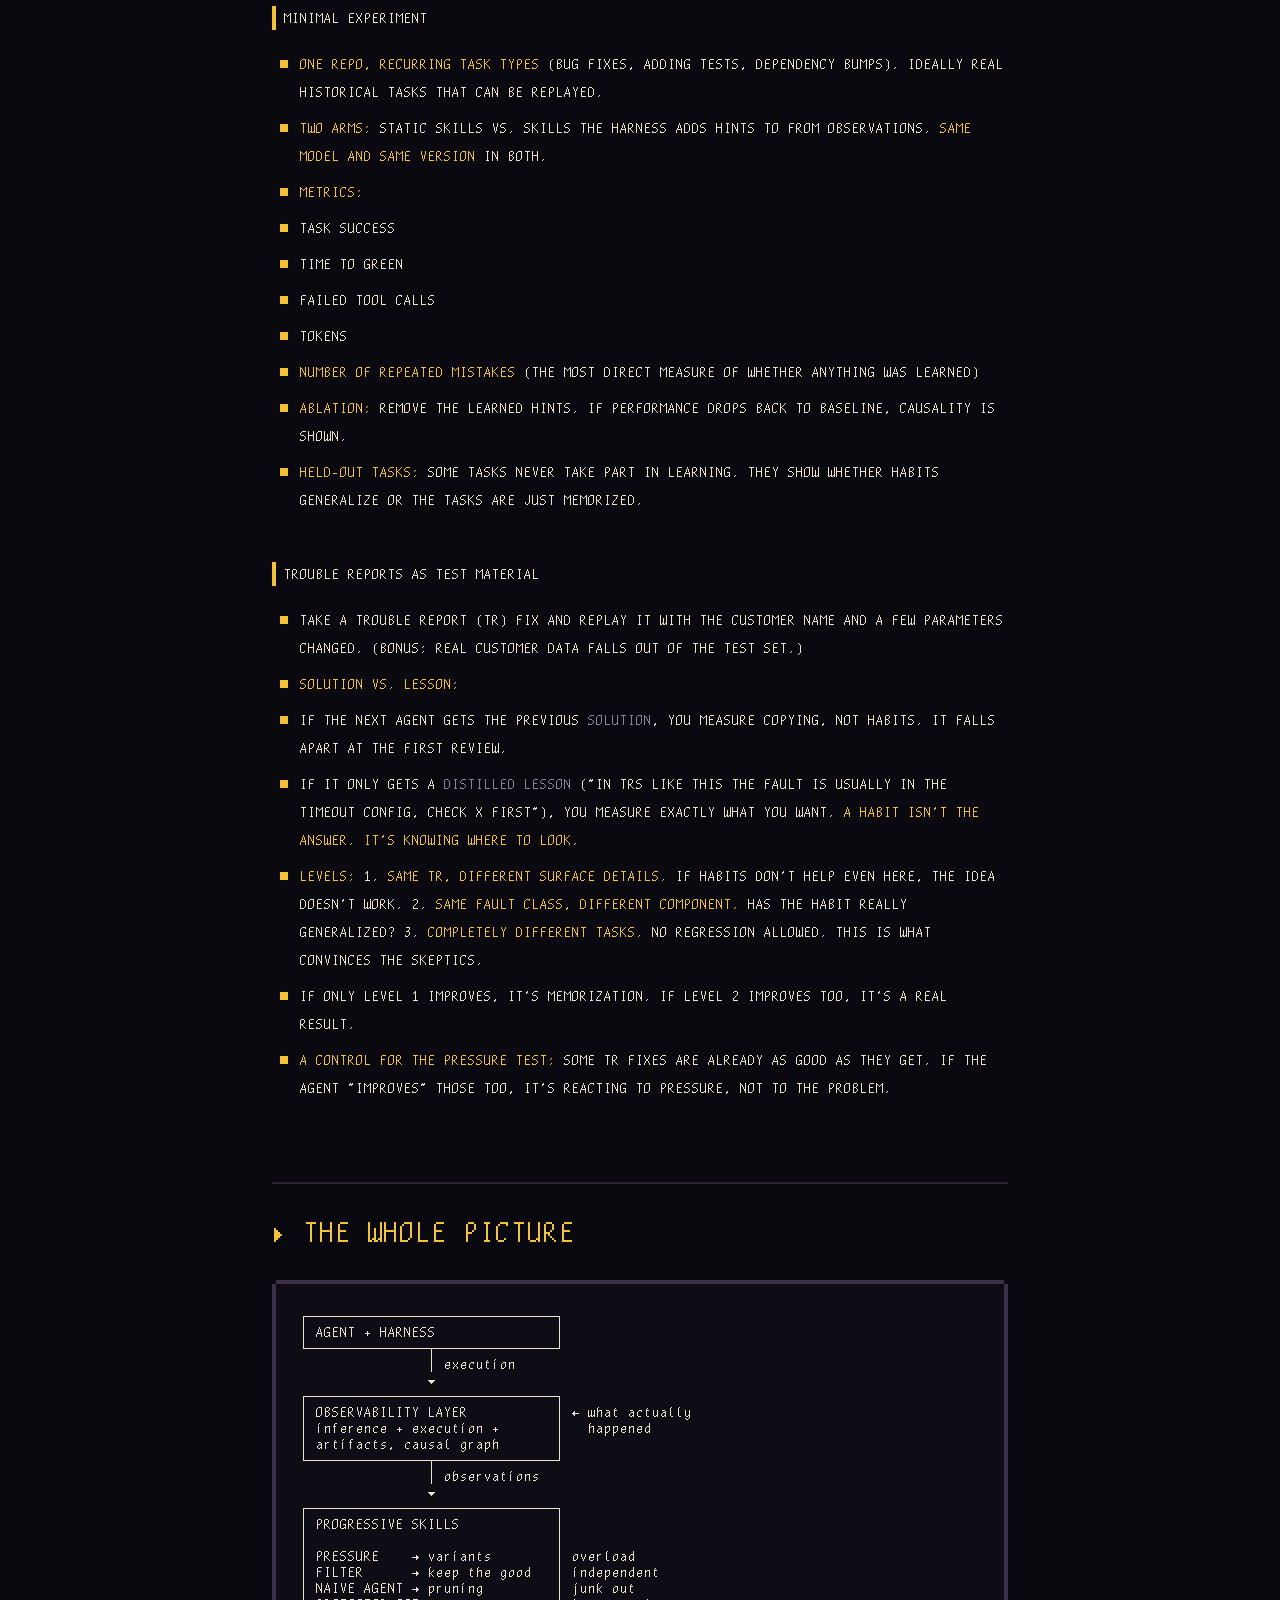
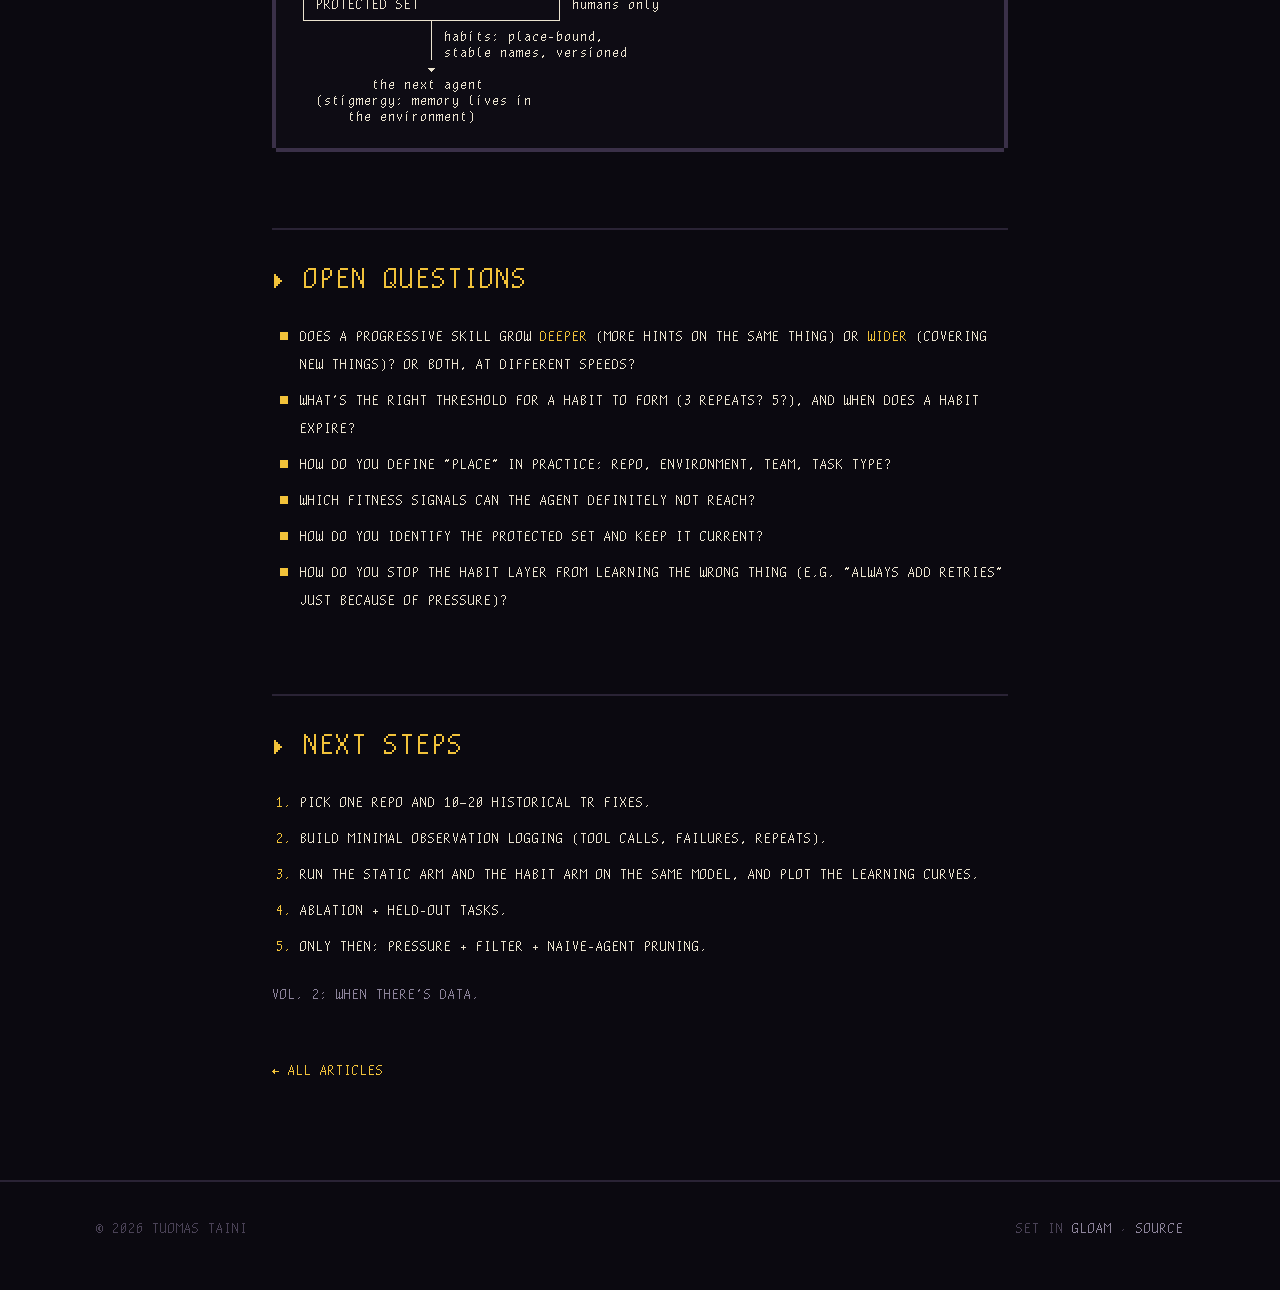
<file: docs/posts/how-can-we-sleep-when-the-tokens-are-burning.html>
<!doctype html>
<html lang="en" data-pal="ember" data-type="mono">
<head>
<meta charset="utf-8">
<meta name="viewport" content="width=device-width,initial-scale=1">
<title>How can we sleep when the tokens are burning · Ruthless experience of a delusional agentic engineer</title>
<meta name="description" content="A late-night session on agent artifacts, observability, habits and progressive skills. Starts with file recovery, ends with ants.">
<meta name="author" content="Tuomas Taini">
<link rel="preload" href="../fonts/Gloam-Regular.woff2" as="font" type="font/woff2" crossorigin>
<link rel="preload" href="../fonts/GloamBoneMono-Regular.woff2" as="font" type="font/woff2" crossorigin>
<link rel="stylesheet" href="../assets/burn.css">
</head>
<body>
<header class="bar"><div class="wrap in">
  <a class="mark lan" href="../index.html">Burn</a>
  <nav class="mono"><a href="../index.html#articles">Articles</a><a href="https://github.com/taituo/burn">Source</a></nav>
  <div class="tools">
    <button id="type" class="chip mono" aria-pressed="false" title="Toggle uppercase Bone Mono for body text">Mono</button>
    <div class="pals"><button data-p="ember" style="background:#f2c23a" aria-label="ember palette" aria-pressed="false"></button><button data-p="moss" style="background:#9fd14f" aria-label="moss palette" aria-pressed="false"></button><button data-p="frost" style="background:#6fbef0" aria-label="frost palette" aria-pressed="false"></button><button data-p="ghost" style="background:#c6b6f2" aria-label="ghost palette" aria-pressed="false"></button><button data-p="blood" style="background:#e2453c" aria-label="blood palette" aria-pressed="false"></button><button data-p="bone" style="background:#e9dfc4" aria-label="bone palette" aria-pressed="false"></button></div>
  </div>
</div></header>
<main class="col">
<div class="post-head">
  <div class="kicker mono">Vol. 01</div>
  <h1 class="mono">How can we sleep when the tokens are burning</h1>
  <div class="meta mono"><span>2026-11-18</span><span>Tuomas Taini</span></div>
  <p class="sum">A late-night session on agent artifacts, observability, habits and progressive skills. Starts with file recovery, ends with ants.</p>
  <a class="btn mono" href="../play/tokens-burning.html">&#x25B6; Play this article</a>
</div>
<article class="prose">
<p><em>A late-night session, 18 Nov 2026. First with ChatGPT (about 22:54–23:07), then with Claude (23:07–23:18).</em>
<em>Topics: agent artifacts, observability, habits, and progressive skills.</em></p>
<h2>TL;DR</h2>
<ol>
<li><strong>An agent's reasoning is not a reliable record of what happened. The environment is.</strong> The agent has to look, not remember.</li>
<li><strong>An observability layer</strong> that sits outside inference can record what agents actually did, including side effects the agent never knew about.</li>
<li>On top of that data you can build <strong>habits</strong>: skills that grow with use and are bound to a place.</li>
<li><strong>Progressive skills</strong> = progressive overload for skills. A constant, slightly-too-hard demand produces variants, an independent filter keeps the good ones, and a naive agent prunes the dead weight.</li>
<li><strong>We need proof, not 10/10 shouting.</strong> The claim has a measurable shape: a learning curve.</li>
</ol>
<h2>Part 1: Where it started (the ChatGPT session)</h2>
<h3>The transcript is a trace</h3>
<ul>
<li>When an agent modifies files with shell tools, the transcript contains the paths and often the commands. Files can be recovered or rebuilt without a separate artifact registry.</li>
<li>Caveat: a recorded path does not guarantee the file still exists. Environments get reset, and transcripts don't always contain the file bytes.</li>
<li>Two recovery routes: <strong>from the filesystem</strong> (the file still exists and the transcript says where) or <strong>from the transcript</strong> (the file is gone, but the commands and inputs are enough to recreate it).</li>
</ul>
<h3>Without transcripts we are idiots in the future</h3>
<ul>
<li>If transcripts aren't kept, the knowledge of <em>what was created, where, how and why</em> disappears, even if the files are still there.</li>
<li>Three risks: <strong>discovery</strong> fails, <strong>provenance</strong> is lost, and <strong>reconstruction</strong> becomes impossible.</li>
<li>Conclusion: agent execution transcripts are durable operational records, not disposable logs.</li>
</ul>
<h3>Agents create things they don't know about</h3>
<ul>
<li>A tool, script or skill can produce caches, logs and intermediate files that never show up in the agent's inference.</li>
<li><strong>An artifact created by an agent's tools is not necessarily an artifact the agent ever knew about.</strong></li>
<li>Three separate records, none of which replaces the others:</li>
<li><strong>Inference trace:</strong> what the model asked for or produced</li>
<li><strong>Execution trace:</strong> what tools and subprocesses actually did</li>
<li><strong>Artifact inventory:</strong> what files and outputs actually exist</li>
</ul>
<h3>Transactional vs. environment-aware agents</h3>
<ul>
<li>A <strong>transactional agent</strong> only knows what crossed the tool boundary. An MCP tool returns "success" and quietly writes five files the agent never hears about.</li>
<li>An <strong>environment-aware agent</strong> can investigate what actually happened: discover, inspect, verify, reconcile.</li>
</ul>
<h3>The observability layer</h3>
<ul>
<li>Three layers: <strong>inference</strong> (intent), <strong>harness</strong> (calls and responses), <strong>observability</strong> (what actually changed in the environment).</li>
<li>Building blocks: tool tracing (e.g. OpenTelemetry), filesystem monitoring (fanotify/inotify), before/after snapshot diffs, artifact preservation (paths, hashes, contents).</li>
<li>Even transactional operations are observable on the client side before encryption.</li>
<li><strong>The transcript explains the agent's actions. The observability layer records their consequences.</strong></li>
</ul>
<h3>Partial disclosure</h3>
<ul>
<li>Normal execution already reveals a lot: which skill was opened, which parameters a tool was called with, which result was fed into what next.</li>
<li>That adds up to a <strong>partial causal graph for free</strong>, at boundaries the harness already controls.</li>
<li><strong>Don't make future agents rediscover everything. Keep the relationships that were observable when the work happened.</strong></li>
</ul>
<h3>Dynamic skill library, and habits</h3>
<ul>
<li>The skill library isn't static. It evolves from what the harness observes over long sessions.</li>
<li>Two kinds of adaptation: <strong>discovery</strong> (descriptions, indexes and ranking improve) and <strong>capability</strong> (the skill itself changes, or a new one appears).</li>
<li><em>"It's the same as when you go somewhere, your habits change."</em> <strong>Aaah, habits.</strong></li>
<li><strong>Skills</strong> = what an agent <em>can</em> do</li>
<li><strong>Habits</strong> = what an agent <em>tends</em> to do</li>
<li><strong>Observability</strong> reveals the habits</li>
<li><strong>The harness</strong> reinforces useful habits by making them easier to repeat</li>
<li><strong>The agent shapes its environment, and the environment starts shaping the agent.</strong></li>
</ul>
<h2>Part 2: A critical look</h2>
<p>ChatGPT agreed with every turn. Some corrections:</p>
<ul>
<li><strong>The core insight holds.</strong> "The agent's reasoning is not a reliable record" shows up constantly in practice: the agent says it saved a file when the command silently failed.</li>
<li><strong>It isn't entirely new.</strong> System-level provenance tracking is an old research field, and OpenTelemetry is already getting conventions for tracing LLM and agent calls. What's new is the <strong>combination</strong>: agent intent, tool calls and real side effects in one causal graph.</li>
<li><strong>"Before encryption" is simpler than it sounds.</strong> The harness already sees tool calls in plaintext because it builds them. The real blind spot is inside the remote server.</li>
<li><strong>Habits have a dark side.</strong> An environment that reinforces repeated behavior reinforces bad behavior too. And if a prompt injection gets stuck as a "habit" in memory or a skill, it affects every future session (memory poisoning). <strong>Validation isn't a side issue. It's the core question of the whole idea.</strong></li>
</ul>
<h2>Part 3: How habits could adapt</h2>
<h3>Model A: stable names, the content changes underneath</h3>
<ul>
<li>Interface vs. implementation: the name says <em>what</em> (<code>run-tests</code>, <code>pdf-extract</code>), the content says <em>how</em>.</li>
<li>The agent's habit binds to the name. The content improves in the background and the agent never has to learn anything new.</li>
<li>Risk: <strong>silent drift</strong> (same name, different behavior than yesterday).</li>
<li>What it needs:</li>
<li><strong>The version in the trace:</strong> log <code>run-tests@v7</code>, not just <code>run-tests</code>.</li>
<li><strong>A contract behind the name:</strong> tests every version has to pass. The content can change, the promise can't.</li>
</ul>
<h3>Model B: the harness edits freely</h3>
<ul>
<li>Skills drift, the name stops matching the content, and discovery and trust both break.</li>
<li>If the harness writes executable code based on observations, one poisoned session can leave a permanent mark.</li>
</ul>
<h3>The middle ground: layered mutability</h3>
<table>
<thead>
<tr>
<th>Layer</th>
<th>How often it changes</th>
<th>Who changes it</th>
</tr>
</thead>
<tbody>
<tr>
<td><strong>Name</strong></td>
<td>Never</td>
<td>Nobody (it's the identity)</td>
</tr>
<tr>
<td><strong>Description and contract</strong></td>
<td>Rarely</td>
<td>A human approves</td>
</tr>
<tr>
<td><strong>Hints and observations</strong> ("habits")</td>
<td>Freely</td>
<td>The harness</td>
</tr>
<tr>
<td><strong>Scripts</strong></td>
<td>Versioned</td>
<td>Proposal + tests + approval</td>
</tr>
</tbody>
</table>
<h3>Habits are bound to a place</h3>
<ul>
<li>"When you go somewhere, your habits change." The same name can have different variants for different environments, and the harness picks one based on where you are.</li>
<li><strong>The lightest and safest version</strong> doesn't edit content at all, only what gets offered first (which skills are preloaded here, and in what order). Most habits are defaults, not new skills.</li>
</ul>
<h3>In dev work, the habit layer already exists</h3>
<ul>
<li><strong>AGENTS.md / CLAUDE.md</strong> and similar per-repo instruction files are place-bound habits. But humans maintain them by hand, so they go stale.</li>
<li>Next step: <strong>the harness maintains them from observations.</strong> For example:</li>
<li>Tests fail on a missing dependency, the agent runs <code>make deps</code> and retries. When the pattern repeats in three sessions, the harness proposes the line "run <code>make deps</code> before tests".</li>
<li>The agent keeps looking for a config in the wrong place. The harness adds a hint about where it actually lives.</li>
<li>A test fails at random with no code change. The harness flags it as flaky so the next agent doesn't chase a bug that isn't there.</li>
<li>Low risk: it's text, not code; changes show up as a diff; a human approves them as a PR.</li>
</ul>
<h2>Part 4: The 10x/100x factory, and swarms</h2>
<ul>
<li>Running agents in parallel is easy. But if every agent starts from zero, you get <strong>the same mistakes a hundred times</strong>. Output scales, learning doesn't.</li>
<li>The second bottleneck is <strong>verification</strong>. If agents produce 100x the PRs but review happens at the same speed as before, your multiplier is the review speed. Many 10x numbers measure output, not outcomes.</li>
<li><strong>A swarm can be a hundred idiots.</strong></li>
<li><strong>Stigmergy:</strong> ants are individually dumb, but the colony works because the memory lives in the environment (pheromones), not in the individual.</li>
<li><strong>With no traces in the environment, you get a hundred idiots. With traces, you get a colony.</strong> The habit and observability layer is what separates a factory from plain parallelism.</li>
</ul>
<h2>Part 5: Evolution and canaries (a detour)</h2>
<h3>Evolution in skills</h3>
<ul>
<li>A swarm is already a population.</li>
<li><strong>Variation:</strong> several variants under the same name</li>
<li><strong>Selection:</strong> tests pass, PR merged, review comments, tokens, time</li>
<li><strong>Inheritance:</strong> the winner becomes the name's default version</li>
<li>A stable name = an ecological niche, and the variants compete for it.</li>
<li><strong>Goodhart's law:</strong> if fitness is "the tests pass", evolution will find a way to cheat (weakening asserts, skipping tests). The fitness signal has to be something the agents can't touch.</li>
<li><strong>Diversity collapse:</strong> select too aggressively and there's nothing left to choose from when the environment changes.</li>
<li>Prior art: prompt and code evolution with an LLM as the mutation operator (e.g. Promptbreeder, AlphaEvolve). A continuously living skill population in real dev work is still unexplored.</li>
</ul>
<h3>Canary</h3>
<ul>
<li>Evolution, tamed for production: a new variant goes to 5% of agents, gets compared to the current version, and its share grows, or it's rolled back automatically.</li>
<li>A bad habit dies in the 5% population instead of spreading through the whole swarm. Rollback is cheap.</li>
<li>A familiar pattern with existing tooling, and people already trust it.</li>
</ul>
<h2>Part 6: Back to the original idea: progressive skills</h2>
<h3>Habits are not evolution</h3>
<ul>
<li><strong>Evolution:</strong> variants compete and the weak ones die. That's selection across a population. <em>(Darwin)</em></li>
<li><strong>Habits:</strong> one skill grows with use, gradually. That's individual learning. <em>(Lamarck)</em></li>
</ul>
<h3>The name</h3>
<ul>
<li>Skills already use <strong>progressive disclosure</strong> (name and description, then the full instructions, then extra files only when needed).</li>
<li><strong>Progressive skills</strong> add a time dimension: a skill isn't only revealed step by step, it <strong>grows</strong> step by step.</li>
</ul>
<h3>Pressure as a mutation engine</h3>
<ul>
<li>Tell the agent straight: <em>"The fix was good, but not reliable enough."</em> The target is deliberately impossible.</li>
<li>The agent almost never answers "this is already good enough". It changes something: over-engineering, unbacked claims, at worst loosening the tests.</li>
<li><strong>That's exactly why pressure works as a mutation engine.</strong> Most variants are junk, but now and then one is genuinely better. With a filter to tell them apart, the skill improves a little. The agent's overachieving turns from a problem into raw material.</li>
<li><strong>Progressive overload:</strong> a muscle doesn't grow without load above its current level. Progressive skills = a constant, slightly-too-hard demand, and the skill adapts bit by bit.</li>
<li><strong>The condition:</strong> the filter has to be completely independent of the pressure. The pressure can say "not good enough", but something else accepts the improvement (hidden tests, metrics the agent can't reach). Otherwise you select for what <em>looks</em> reliable, not what <em>is</em>. In training too, load only builds you up if recovery and technique are in order. Otherwise you get injured.</li>
<li>Bonus: this also tests honesty and calibration (can the agent say "I can't guarantee that").</li>
</ul>
<h3>Pruning: heavy agent vs. naive agent</h3>
<ul>
<li>Two opposing forces: <strong>pressure grows, pruning keeps the skills lean.</strong></li>
<li><strong>The heavy agent:</strong> all the steering, instructions and accumulated junk that nobody remembers the reason for.</li>
<li><strong>The naive agent:</strong> arrives empty-handed with a minimal skillset.</li>
<li>What it trips over = what the skill actually needs to contain.</li>
<li>What the heavy agent has but the naive one didn't need = probably dead weight.</li>
<li>It's basically <strong>the new-hire onboarding test.</strong></li>
<li>Compare what the naive agent writes into its own skills with what the heavy agent carries. <strong>The difference is the accumulated junk.</strong></li>
<li><strong>Every line of steering has to earn its place.</strong> If removing it doesn't hurt the outcome, it goes.</li>
</ul>
<h3>★ The protected set</h3>
<ul>
<li>Some steering exists for <strong>rare catastrophes</strong>: "don't touch the production config", "don't push straight to main", security rules.</li>
<li>They don't show up in average metrics, because catastrophes are rare. <strong>Metric-driven pruning would remove them first.</strong></li>
<li>They need a protected set that pruning never touches and only a human can change.</li>
</ul>
<h2>Part 7: Proof. "I can't shout 10/10, we need proof"</h2>
<h3>The shape of the claim: a learning curve</h3>
<ul>
<li>With static skills, session 50 is as good as session 1: <strong>a flat line</strong>.</li>
<li>If habits work, session 50 is better: <strong>a falling line</strong>.</li>
<li>One chart convinces better than any 10x claim.</li>
</ul>
<h3>Minimal experiment</h3>
<ul>
<li><strong>One repo, recurring task types</strong> (bug fixes, adding tests, dependency bumps). Ideally real historical tasks that can be replayed.</li>
<li><strong>Two arms:</strong> static skills vs. skills the harness adds hints to from observations. <strong>Same model and same version</strong> in both.</li>
<li><strong>Metrics:</strong></li>
<li>task success</li>
<li>time to green</li>
<li>failed tool calls</li>
<li>tokens</li>
<li><strong>number of repeated mistakes</strong> (the most direct measure of whether anything was learned)</li>
<li><strong>Ablation:</strong> remove the learned hints. If performance drops back to baseline, causality is shown.</li>
<li><strong>Held-out tasks:</strong> some tasks never take part in learning. They show whether habits generalize or the tasks are just memorized.</li>
</ul>
<h3>Trouble reports as test material</h3>
<ul>
<li>Take a trouble report (TR) fix and replay it with the customer name and a few parameters changed. (Bonus: real customer data falls out of the test set.)</li>
<li><strong>Solution vs. lesson:</strong></li>
<li>If the next agent gets the previous <em>solution</em>, you measure copying, not habits. It falls apart at the first review.</li>
<li>If it only gets a <em>distilled lesson</em> ("in TRs like this the fault is usually in the timeout config, check X first"), you measure exactly what you want. <strong>A habit isn't the answer. It's knowing where to look.</strong></li>
<li><strong>Levels:</strong>
  1. <strong>Same TR, different surface details.</strong> If habits don't help even here, the idea doesn't work.
  2. <strong>Same fault class, different component.</strong> Has the habit really generalized?
  3. <strong>Completely different tasks.</strong> No regression allowed. This is what convinces the skeptics.</li>
<li>If only level 1 improves, it's memorization. If level 2 improves too, it's a real result.</li>
<li><strong>A control for the pressure test:</strong> some TR fixes are already as good as they get. If the agent "improves" those too, it's reacting to pressure, not to the problem.</li>
</ul>
<h2>The whole picture</h2>
<pre><code class="language-text">┌───────────────────────────────┐
│ AGENT + HARNESS               │
└───────────────┬───────────────┘
                │ execution
                ▼
┌───────────────────────────────┐
│ OBSERVABILITY LAYER           │ ← what actually
│ inference + execution +       │   happened
│ artifacts, causal graph       │
└───────────────┬───────────────┘
                │ observations
                ▼
┌───────────────────────────────┐
│ PROGRESSIVE SKILLS            │
│                               │
│ PRESSURE    → variants        │ overload
│ FILTER      → keep the good   │ independent
│ NAIVE AGENT → pruning         │ junk out
│ PROTECTED SET                 │ humans only
└───────────────┬───────────────┘
                │ habits: place-bound,
                │ stable names, versioned
                ▼
         the next agent
  (stigmergy: memory lives in
      the environment)
</code></pre>
<h2>Open questions</h2>
<ul>
<li>Does a progressive skill grow <strong>deeper</strong> (more hints on the same thing) or <strong>wider</strong> (covering new things)? Or both, at different speeds?</li>
<li>What's the right threshold for a habit to form (3 repeats? 5?), and when does a habit expire?</li>
<li>How do you define "place" in practice: repo, environment, team, task type?</li>
<li>Which fitness signals can the agent definitely not reach?</li>
<li>How do you identify the protected set and keep it current?</li>
<li>How do you stop the habit layer from learning the wrong thing (e.g. "always add retries" just because of pressure)?</li>
</ul>
<h2>Next steps</h2>
<ol>
<li>Pick one repo and 10–20 historical TR fixes.</li>
<li>Build minimal observation logging (tool calls, failures, repeats).</li>
<li>Run the static arm and the habit arm on the same model, and plot the learning curves.</li>
<li>Ablation + held-out tasks.</li>
<li>Only then: pressure + filter + naive-agent pruning.</li>
</ol>
<p><em>Vol. 2: when there's data.</em></p>
<a class="back mono" href="../index.html">&larr; All articles</a>
</article>
</main>
<footer><div class="wrap in mono">
  <span>&copy; 2026 Tuomas Taini</span>
  <span>Set in <a href="https://taituo.github.io/gloam/">Gloam</a> &middot; <a href="https://github.com/taituo/burn">Source</a></span>
</div></footer>
<script src="../assets/burn.js"></script>
<script src="../play/assets/dither.js"></script>
<script src="../assets/fire.js"></script>
</body>
</html>
</file>
<file: docs/assets/burn.css>
/* burn — set in Gloam by Tuomas Taini */
@font-face{font-family:"Gloam";src:url(../fonts/Gloam-Regular.woff2) format("woff2");font-display:block}
@font-face{font-family:"Gloam Bone";src:url(../fonts/GloamBone-Regular.woff2) format("woff2");font-display:block}
@font-face{font-family:"Gloam Bone Mono";src:url(../fonts/GloamBoneMono-Regular.woff2) format("woff2");font-display:block}
@font-face{font-family:"Gloam Lantern";src:url(../fonts/GloamLantern-Regular.woff2) format("woff2");font-display:block}
@font-face{font-family:"Gloam Bone Lantern";src:url(../fonts/GloamBoneLantern-Regular.woff2) format("woff2");font-display:block}
@font-palette-values --ember{font-family:"Gloam Lantern";base-palette:0}
@font-palette-values --moss{font-family:"Gloam Lantern";base-palette:1}
@font-palette-values --frost{font-family:"Gloam Lantern";base-palette:2}
@font-palette-values --ghost{font-family:"Gloam Lantern";base-palette:3}
@font-palette-values --blood{font-family:"Gloam Lantern";base-palette:4}
@font-palette-values --bone{font-family:"Gloam Lantern";base-palette:5}

:root{
  --bg:#0b0910;--bg2:#110e17;--panel:#16121d;--line:#2a2335;--line2:#3a3048;
  --ink:#ebe3cf;--dim:#8d849b;--faint:#4a4256;
  --acc:#f2c23a;--hi:#fff1a8;--halo:#2a1405;
}
html[data-pal=ember]{--acc:#f2c23a;--hi:#fff1a8;--halo:#2a1405}
html[data-pal=moss]{--acc:#9fd14f;--hi:#e8ffb4;--halo:#16260c}
html[data-pal=frost]{--acc:#6fbef0;--hi:#e4f7ff;--halo:#0f1d38}
html[data-pal=ghost]{--acc:#c6b6f2;--hi:#ffffff;--halo:#22183a}
html[data-pal=blood]{--acc:#e2453c;--hi:#ffc0a8;--halo:#2e0707}
html[data-pal=bone]{--acc:#e9dfc4;--hi:#ffffff;--halo:#2b251a}
.lan{font-family:"Gloam Lantern","Gloam",monospace;font-palette:--ember}
html[data-pal=moss] .lan{font-palette:--moss}
html[data-pal=frost] .lan{font-palette:--frost}
html[data-pal=ghost] .lan{font-palette:--ghost}
html[data-pal=blood] .lan{font-palette:--blood}
html[data-pal=bone] .lan{font-palette:--bone}

*{box-sizing:border-box;margin:0;padding:0}
html{background:var(--bg);color:var(--ink);scroll-behavior:smooth}
body{font:16px/28px "Gloam",monospace;-webkit-font-smoothing:none;-moz-osx-font-smoothing:unset;font-smooth:never;text-rendering:optimizeSpeed;
  background:radial-gradient(1200px 600px at 50% -10%,color-mix(in srgb,var(--acc) 7%,transparent),transparent 70%),var(--bg);
  min-height:100vh;overflow-x:hidden}
a{color:inherit}
::selection{background:var(--acc);color:var(--bg)}
button{font:inherit;color:inherit;background:none;border:0;cursor:pointer}
.wrap{max-width:1152px;margin:0 auto;padding:0 32px}
.col{max-width:800px;margin:0 auto;padding:0 32px}
.mono{font-family:"Gloam Bone Mono",monospace;text-transform:uppercase;letter-spacing:0}
.dim{color:var(--dim)}.faint{color:var(--faint)}.acc{color:var(--acc)}

/* pixel frame */
.px{position:relative;background:var(--panel);margin:4px;
  box-shadow:0 -4px 0 0 var(--line),0 4px 0 0 var(--line),-4px 0 0 0 var(--line),4px 0 0 0 var(--line)}
a.px{display:block;text-decoration:none;transition:transform .08s steps(1)}
a.px:hover{box-shadow:0 -4px 0 0 var(--acc),0 4px 0 0 var(--acc),-4px 0 0 0 var(--acc),4px 0 0 0 var(--acc);transform:translateY(-2px)}

/* header */
header.bar{position:sticky;top:0;z-index:20;background:color-mix(in srgb,var(--bg) 88%,transparent);backdrop-filter:blur(6px);border-bottom:2px solid var(--line)}
header .in{display:flex;align-items:center;gap:24px;height:64px}
.mark{font-size:32px;line-height:32px;text-decoration:none}
nav{display:flex;gap:20px;margin-left:8px}
nav a{text-decoration:none;color:var(--dim)}nav a:hover{color:var(--acc)}
.tools{margin-left:auto;display:flex;align-items:center;gap:16px}
.chip{padding:6px 10px;line-height:16px;color:var(--dim);box-shadow:inset 0 0 0 2px var(--line)}
.chip[aria-pressed=true]{color:var(--bg);background:var(--acc);box-shadow:none}
.pals{display:flex;gap:6px}
.pals button{width:20px;height:20px;box-shadow:inset 0 0 0 2px var(--bg)}
.pals button[aria-pressed=true]{outline:2px solid var(--ink);outline-offset:2px}

/* fire band (canvas, dithered) */
.fire{display:block;width:100%;height:96px;image-rendering:pixelated;border-bottom:2px solid var(--line)}

/* buttons */
.btn{text-decoration:none;display:inline-flex;align-items:center;gap:12px;font-size:16px;line-height:16px;padding:12px 20px;background:var(--acc);color:var(--bg);margin:4px;
  box-shadow:0 -4px 0 0 var(--acc),0 4px 0 0 color-mix(in srgb,var(--acc) 55%,#000),-4px 0 0 0 var(--acc),4px 0 0 0 var(--acc);transition:transform .08s steps(1)}
.btn:hover{transform:translateY(-2px)}.btn:active{transform:translateY(2px)}
.btn.ghost{background:var(--panel);color:var(--ink);box-shadow:0 -4px 0 0 var(--line2),0 4px 0 0 var(--line2),-4px 0 0 0 var(--line2),4px 0 0 0 var(--line2)}
.acts{display:flex;flex-wrap:wrap;gap:16px;margin-top:20px}
.post-head .btn{margin-top:28px}

/* hero (index) */
.hero{padding-top:96px;padding-bottom:48px}
.kicker{color:var(--acc);margin-bottom:16px}
.kicker::before{content:"\25B6  "}
.hero h1{font-weight:normal;font-size:64px;line-height:80px;max-width:1088px}
.hero h1 b{font-weight:normal;color:var(--acc)}
.hero .sub{color:var(--dim);margin-top:24px;max-width:640px}
.list{display:grid;gap:24px;padding:48px 0 96px}
.card{padding:24px 28px 28px}
.card .meta{color:var(--dim);font-size:16px;line-height:24px}
.card h3{font-weight:normal;font-size:32px;line-height:48px;color:var(--acc);margin-top:8px}
.card h3 a{text-decoration:none}.card h3 a:hover{color:var(--hi)}
.card p{color:var(--dim);margin-top:8px;max-width:720px}
.sect{color:var(--dim);border-bottom:2px solid var(--line);padding-bottom:12px}

/* article */
.post-head{padding-top:80px;padding-bottom:40px}
.post-head h1{font-weight:normal;font-size:48px;line-height:64px}
.post-head .meta{color:var(--dim);margin-top:24px;display:flex;flex-wrap:wrap;gap:8px 24px}
.post-head .meta b{color:var(--acc);font-weight:normal}
.post-head .sum{color:var(--dim);margin-top:24px}
.prose{padding-top:8px;padding-bottom:96px;color:var(--ink)}
.prose>*+*{margin-top:20px}
.prose h2{font:32px/48px "Gloam Bone Mono",monospace;text-transform:uppercase;color:var(--acc);margin-top:80px;padding-top:24px;border-top:2px solid var(--line)}
.prose h2::before{content:"\25B6\00a0";color:var(--acc)}
.prose h3{font:16px/24px "Gloam Bone Mono",monospace;text-transform:uppercase;color:var(--ink);margin-top:48px;padding-left:12px;box-shadow:inset 4px 0 0 var(--acc)}
.prose h2+h3{margin-top:32px}
.prose strong{font-weight:normal;color:var(--acc)}
.prose em{font-style:normal;color:var(--dim)}
.prose em strong,.prose strong em{color:var(--hi)}
.prose a{color:var(--acc)}
.prose ul,.prose ol{padding-left:28px}
.prose li+li{margin-top:8px}
.prose li>ul,.prose li>ol{margin-top:8px}
.prose ul>li{list-style:none;position:relative}
.prose ul>li::before{content:"";position:absolute;left:-20px;top:10px;width:8px;height:8px;background:var(--acc)}
.prose ul ul>li::before{background:var(--faint)}
.prose ol>li::marker{font-family:"Gloam Bone Mono",monospace;color:var(--acc)}
.prose code{font-family:"Gloam Bone Mono",monospace;background:var(--panel);color:var(--hi);padding:2px 6px;box-shadow:inset 0 0 0 2px var(--line)}
.prose pre{font:16px/16px "Gloam Bone Mono",monospace;background:#0e0c14;margin:28px 4px;padding:24px;overflow:auto;
  box-shadow:0 -4px 0 0 var(--line2),0 4px 0 0 var(--line2),-4px 0 0 0 var(--line2),4px 0 0 0 var(--line2)}
.prose pre code{font:16px/16px "Gloam Bone Mono",monospace;background:none;box-shadow:none;padding:0;color:var(--ink);white-space:pre}
.prose table{border-collapse:collapse;width:calc(100% - 8px);margin:28px 4px;background:var(--panel);
  box-shadow:0 -4px 0 0 var(--line),0 4px 0 0 var(--line),-4px 0 0 0 var(--line),4px 0 0 0 var(--line)}
.prose th{font:16px/24px "Gloam Bone Mono",monospace;text-transform:uppercase;color:var(--acc);text-align:left;padding:12px 16px;border-bottom:2px solid var(--line2)}
.prose td{padding:12px 16px;border-top:2px solid var(--line);vertical-align:top}
.prose td strong{color:var(--ink)}
.prose blockquote{color:var(--dim);padding-left:16px;box-shadow:inset 4px 0 0 var(--line2)}
.prose hr{border:0;height:2px;background:var(--line)}
.back{display:inline-block;margin-top:48px;text-decoration:none;color:var(--dim)}
.back:hover{color:var(--acc)}

/* MONO reading mode: the whole text in uppercase Bone Mono */
html[data-type=mono] .prose,html[data-type=mono] .post-head .sum,html[data-type=mono] .card p,html[data-type=mono] .hero .sub{
  font-family:"Gloam Bone Mono",monospace;text-transform:uppercase;line-height:28px}
html[data-type=mono] .prose code{text-transform:none}

footer{border-top:2px solid var(--line);padding:32px 0 48px;color:var(--faint)}
footer .in{display:flex;flex-wrap:wrap;gap:8px 24px;justify-content:space-between}
footer a{color:var(--dim);text-decoration:none}footer a:hover{color:var(--acc)}

@media (max-width:760px){
  .wrap,.col{padding:0 16px}
  header .in{gap:12px}
  nav{gap:12px;margin-left:0}
  .pals{display:none}
  .hero{padding-top:56px;padding-bottom:32px}
  .hero h1{font-size:32px;line-height:48px}
  .post-head{padding-top:48px;padding-bottom:24px}
  .post-head h1{font-size:32px;line-height:48px}
  .prose h2{font-size:16px;line-height:24px;margin-top:56px}
  .card h3{font-size:16px;line-height:24px}
}
</file>
<file: docs/play/assets/gloam.css>
/* Gloam example kit — fonts, palettes and pixel primitives shared by the example pages */
@font-face{font-family:"Gloam";src:url(../../fonts/Gloam-Regular.woff2) format("woff2");font-display:block}
@font-face{font-family:"Gloam Lantern";src:url(../../fonts/GloamLantern-Regular.woff2) format("woff2");font-display:block}
@font-face{font-family:"Gloam Bone";src:url(../../fonts/GloamBone-Regular.woff2) format("woff2");font-display:block}
@font-face{font-family:"Gloam Bone Narrow";src:url(../../fonts/GloamBoneNarrow-Regular.woff2) format("woff2");font-display:block}
@font-face{font-family:"Gloam Bone Mono";src:url(../../fonts/GloamBoneMono-Regular.woff2) format("woff2");font-display:block}
@font-face{font-family:"Gloam Bone Lantern";src:url(../../fonts/GloamBoneLantern-Regular.woff2) format("woff2");font-display:block}
@font-face{font-family:"Gloam Pico";src:url(../../fonts/GloamPico-Regular.woff2) format("woff2");font-display:block}

@font-palette-values --ember{font-family:"Gloam Lantern";base-palette:0}
@font-palette-values --moss{font-family:"Gloam Lantern";base-palette:1}
@font-palette-values --frost{font-family:"Gloam Lantern";base-palette:2}
@font-palette-values --ghost{font-family:"Gloam Lantern";base-palette:3}
@font-palette-values --blood{font-family:"Gloam Lantern";base-palette:4}
@font-palette-values --bone{font-family:"Gloam Lantern";base-palette:5}
@font-palette-values --b-bone{font-family:"Gloam Bone Lantern";base-palette:0}
@font-palette-values --b-ember{font-family:"Gloam Bone Lantern";base-palette:1}
@font-palette-values --b-moss{font-family:"Gloam Bone Lantern";base-palette:2}
@font-palette-values --b-frost{font-family:"Gloam Bone Lantern";base-palette:3}
@font-palette-values --b-ghost{font-family:"Gloam Bone Lantern";base-palette:4}
@font-palette-values --b-blood{font-family:"Gloam Bone Lantern";base-palette:5}

:root{--bg:#0b0910;--ink:#ebe3cf;--dim:#8d849b;--faint:#4a4256;--line:#2a2335;--acc:#f2c23a;--hi:#fff1a8}
[data-pal=ember]{--acc:#f2c23a;--hi:#fff1a8}
[data-pal=moss]{--acc:#9fd14f;--hi:#e8ffb4}
[data-pal=frost]{--acc:#6fbef0;--hi:#e4f7ff}
[data-pal=ghost]{--acc:#c6b6f2;--hi:#ffffff}
[data-pal=blood]{--acc:#e2453c;--hi:#ffc0a8}
[data-pal=bone]{--acc:#e9dfc4;--hi:#ffffff}
[data-pal=ember] .lan{font-palette:--ember}[data-pal=moss] .lan{font-palette:--moss}[data-pal=frost] .lan{font-palette:--frost}
[data-pal=ghost] .lan{font-palette:--ghost}[data-pal=blood] .lan{font-palette:--blood}[data-pal=bone] .lan{font-palette:--bone}
[data-pal=ember] .blan{font-palette:--b-ember}[data-pal=moss] .blan{font-palette:--b-moss}[data-pal=frost] .blan{font-palette:--b-frost}
[data-pal=ghost] .blan{font-palette:--b-ghost}[data-pal=blood] .blan{font-palette:--b-blood}[data-pal=bone] .blan{font-palette:--b-bone}

*{box-sizing:border-box;margin:0;padding:0}
html,body{background:var(--bg);color:var(--ink)}
body{font:16px/24px "Gloam",monospace;-webkit-font-smoothing:none;-moz-osx-font-smoothing:unset;font-smooth:never;text-rendering:optimizeSpeed;overflow-x:hidden}
canvas{image-rendering:pixelated;image-rendering:crisp-edges}
button{font:inherit;color:inherit;background:none;border:0;cursor:pointer}
a{color:inherit}
.gloam{font-family:"Gloam",monospace}.lan{font-family:"Gloam Lantern","Gloam",monospace}
.bone{font-family:"Gloam Bone",monospace}.bnar{font-family:"Gloam Bone Narrow",monospace}
.bmono{font-family:"Gloam Bone Mono",monospace}.blan{font-family:"Gloam Bone Lantern","Gloam Bone",monospace}
.pico{font-family:"Gloam Pico",monospace}
.px{box-shadow:0 -4px 0 0 var(--line),0 4px 0 0 var(--line),-4px 0 0 0 var(--line),4px 0 0 0 var(--line);margin:4px}
.blink{animation:blink 1s steps(1) infinite}@keyframes blink{50%{opacity:0}}
.crt::after{content:"";position:fixed;inset:0;pointer-events:none;z-index:50;
  background:repeating-linear-gradient(to bottom,rgba(0,0,0,.28) 0 1px,transparent 1px 3px);mix-blend-mode:multiply}
.backlink{position:fixed;left:12px;top:10px;z-index:60;font:16px/16px "Gloam",monospace;color:var(--dim);text-decoration:none;padding:6px 10px;background:rgba(11,9,16,.8)}
.backlink:hover{color:var(--acc)}
</file>
